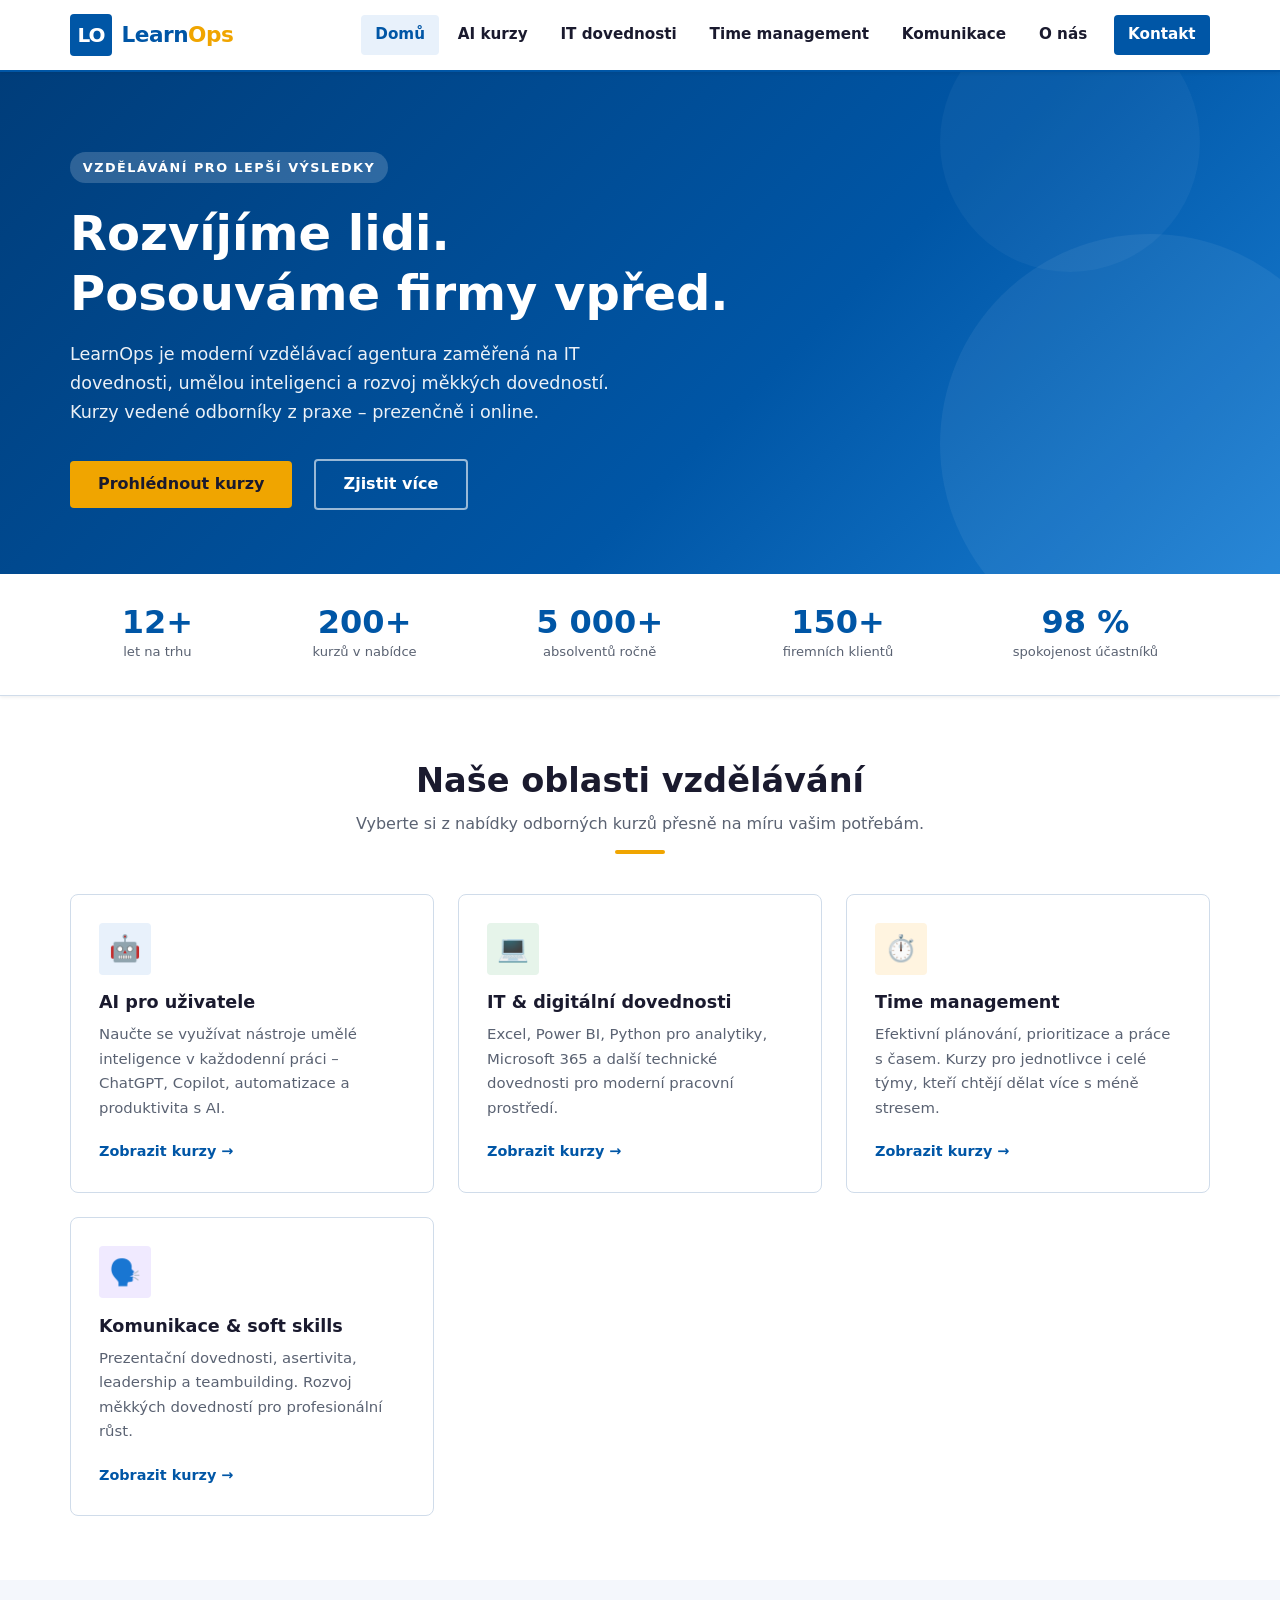
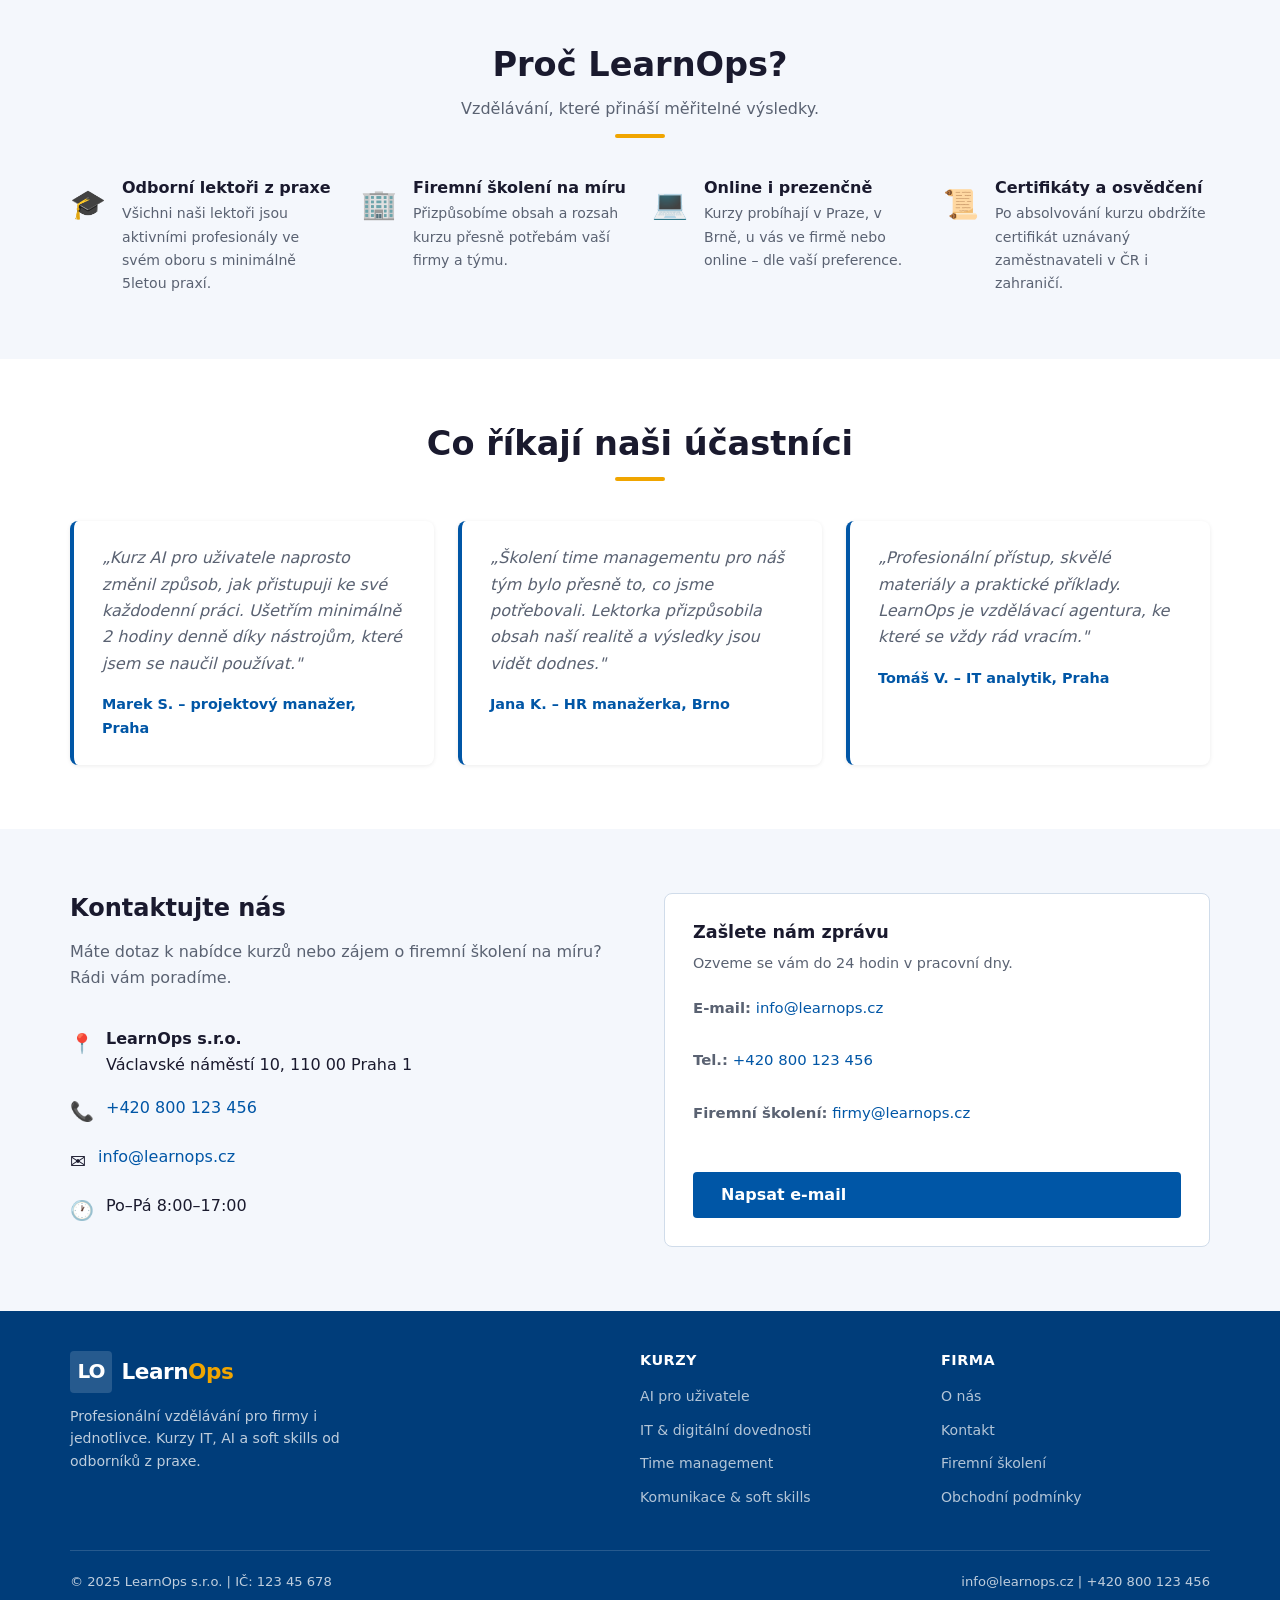
<file: index.html>
<!DOCTYPE html>
<html lang="cs">
<head>
  <meta charset="UTF-8" />
  <meta name="viewport" content="width=device-width, initial-scale=1.0" />
  <meta name="description" content="LearnOps – profesionální vzdělávací agentura. Kurzy IT, AI, soft skills a time managementu pro firmy i jednotlivce." />
  <meta property="og:type" content="website" />
  <meta property="og:url" content="https://vejborny.github.io/LearnOps/" />
  <meta property="og:title" content="LearnOps – Vzdělávací agentura" />
  <meta property="og:description" content="Profesionální vzdělávací agentura. Kurzy IT, AI, soft skills a time managementu pro firmy i jednotlivce." />
  <meta property="og:locale" content="cs_CZ" />
  <meta name="twitter:card" content="summary" />
  <title>LearnOps – Vzdělávací agentura</title>
  <link rel="stylesheet" href="styles.css" />
  <link rel="icon" href="favicon.svg" type="image/svg+xml" />
</head>
<body>

  <!-- ===== HEADER ===== -->
  <header class="site-header">
    <div class="container header-inner">
      <a href="index.html" class="logo">
        <div class="logo__mark">LO</div>
        <span class="logo__text">Learn<span>Ops</span></span>
      </a>
      <input type="checkbox" id="nav-toggle" class="nav-toggle__input" />
      <label for="nav-toggle" class="nav-toggle__label" aria-label="Navigační menu">
        <span></span><span></span><span></span>
      </label>
      <nav class="site-nav" aria-label="Hlavní navigace">
        <ul>
          <li><a href="index.html" class="active">Domů</a></li>
          <li><a href="course-1.html">AI kurzy</a></li>
          <li><a href="course-3.html">IT dovednosti</a></li>
          <li><a href="course-2.html">Time management</a></li>
          <li><a href="course-4.html">Komunikace</a></li>
          <li><a href="#o-nas">O nás</a></li>
          <li><a href="#kontakt" class="nav-cta">Kontakt</a></li>
        </ul>
      </nav>
    </div>
  </header>

  <main>

    <!-- ===== HERO ===== -->
    <section class="hero">
      <div class="container">
        <div class="hero__content">
          <span class="hero__eyebrow">Vzdělávání pro lepší výsledky</span>
          <h1>Rozvíjíme lidi.<br>Posouváme firmy vpřed.</h1>
          <p>
            LearnOps je moderní vzdělávací agentura zaměřená na IT dovednosti, umělou inteligenci
            a rozvoj měkkých dovedností. Kurzy vedené odborníky z praxe – prezenčně i online.
          </p>
          <a href="course-1.html" class="btn btn--primary">Prohlédnout kurzy</a>
          <a href="#o-nas" class="btn btn--outline">Zjistit více</a>
        </div>
      </div>
    </section>

    <!-- ===== STATS BAR ===== -->
    <div class="stats-bar">
      <div class="container">
        <div class="stats-bar__grid">
          <div class="stat">
            <div class="stat__number">12+</div>
            <div class="stat__label">let na trhu</div>
          </div>
          <div class="stat">
            <div class="stat__number">200+</div>
            <div class="stat__label">kurzů v nabídce</div>
          </div>
          <div class="stat">
            <div class="stat__number">5 000+</div>
            <div class="stat__label">absolventů ročně</div>
          </div>
          <div class="stat">
            <div class="stat__number">150+</div>
            <div class="stat__label">firemních klientů</div>
          </div>
          <div class="stat">
            <div class="stat__number">98 %</div>
            <div class="stat__label">spokojenost účastníků</div>
          </div>
        </div>
      </div>
    </div>

    <!-- ===== CATEGORIES ===== -->
    <section class="section" id="kurzy">
      <div class="container">
        <div class="section-heading">
          <h2>Naše oblasti vzdělávání</h2>
          <p>Vyberte si z nabídky odborných kurzů přesně na míru vašim potřebám.</p>
          <div class="section-heading__line"></div>
        </div>
        <div class="cards-grid">

          <article class="card">
            <div class="card__icon"><span aria-hidden="true">🤖</span></div>
            <h3>AI pro uživatele</h3>
            <p>
              Naučte se využívat nástroje umělé inteligence v každodenní práci –
              ChatGPT, Copilot, automatizace a produktivita s AI.
            </p>
            <a href="course-1.html" class="card__link">Zobrazit kurzy →</a>
          </article>

          <article class="card">
            <div class="card__icon card__icon--green"><span aria-hidden="true">💻</span></div>
            <h3>IT &amp; digitální dovednosti</h3>
            <p>
              Excel, Power BI, Python pro analytiky, Microsoft 365 a další
              technické dovednosti pro moderní pracovní prostředí.
            </p>
            <a href="course-3.html" class="card__link">Zobrazit kurzy →</a>
          </article>

          <article class="card">
            <div class="card__icon card__icon--orange"><span aria-hidden="true">⏱️</span></div>
            <h3>Time management</h3>
            <p>
              Efektivní plánování, prioritizace a práce s časem. Kurzy pro
              jednotlivce i celé týmy, kteří chtějí dělat více s méně stresem.
            </p>
            <a href="course-2.html" class="card__link">Zobrazit kurzy →</a>
          </article>

          <article class="card">
            <div class="card__icon card__icon--purple"><span aria-hidden="true">🗣️</span></div>
            <h3>Komunikace &amp; soft skills</h3>
            <p>
              Prezentační dovednosti, asertivita, leadership a teambuilding.
              Rozvoj měkkých dovedností pro profesionální růst.
            </p>
            <a href="course-4.html" class="card__link">Zobrazit kurzy →</a>
          </article>

        </div>
      </div>
    </section>

    <!-- ===== USPs ===== -->
    <section class="section section--alt" id="o-nas">
      <div class="container">
        <div class="section-heading">
          <h2>Proč LearnOps?</h2>
          <p>Vzdělávání, které přináší měřitelné výsledky.</p>
          <div class="section-heading__line"></div>
        </div>
        <div class="usp-grid">
          <div class="usp-item">
            <div class="usp-item__icon"><span aria-hidden="true">🎓</span></div>
            <div>
              <h3>Odborní lektoři z praxe</h3>
              <p>Všichni naši lektoři jsou aktivními profesionály ve svém oboru s minimálně 5letou praxí.</p>
            </div>
          </div>
          <div class="usp-item">
            <div class="usp-item__icon"><span aria-hidden="true">🏢</span></div>
            <div>
              <h3>Firemní školení na míru</h3>
              <p>Přizpůsobíme obsah a rozsah kurzu přesně potřebám vaší firmy a týmu.</p>
            </div>
          </div>
          <div class="usp-item">
            <div class="usp-item__icon"><span aria-hidden="true">💻</span></div>
            <div>
              <h3>Online i prezenčně</h3>
              <p>Kurzy probíhají v Praze, v Brně, u vás ve firmě nebo online – dle vaší preference.</p>
            </div>
          </div>
          <div class="usp-item">
            <div class="usp-item__icon"><span aria-hidden="true">📜</span></div>
            <div>
              <h3>Certifikáty a osvědčení</h3>
              <p>Po absolvování kurzu obdržíte certifikát uznávaný zaměstnavateli v ČR i zahraničí.</p>
            </div>
          </div>
        </div>
      </div>
    </section>

    <!-- ===== TESTIMONIALS ===== -->
    <section class="section">
      <div class="container">
        <div class="section-heading">
          <h2>Co říkají naši účastníci</h2>
          <div class="section-heading__line"></div>
        </div>
        <div class="testimonial-grid">
          <div class="testimonial">
            <p>„Kurz AI pro uživatele naprosto změnil způsob, jak přistupuji ke své každodenní práci.
              Ušetřím minimálně 2 hodiny denně díky nástrojům, které jsem se naučil používat."</p>
            <div class="testimonial__author">Marek S. – projektový manažer, Praha</div>
          </div>
          <div class="testimonial">
            <p>„Školení time managementu pro náš tým bylo přesně to, co jsme potřebovali.
              Lektorka přizpůsobila obsah naší realitě a výsledky jsou vidět dodnes."</p>
            <div class="testimonial__author">Jana K. – HR manažerka, Brno</div>
          </div>
          <div class="testimonial">
            <p>„Profesionální přístup, skvělé materiály a praktické příklady. LearnOps je
              vzdělávací agentura, ke které se vždy rád vracím."</p>
            <div class="testimonial__author">Tomáš V. – IT analytik, Praha</div>
          </div>
        </div>
      </div>
    </section>

    <!-- ===== CONTACT ===== -->
    <section class="section section--alt" id="kontakt">
      <div class="container">
        <div class="contact-grid">
          <div class="contact-info">
            <h2>Kontaktujte nás</h2>
            <p>Máte dotaz k nabídce kurzů nebo zájem o firemní školení na míru? Rádi vám poradíme.</p>
            <br />
            <div class="contact-info__item">
              <span class="icon"><span aria-hidden="true">📍</span></span>
              <div>
                <strong>LearnOps s.r.o.</strong><br />
                Václavské náměstí 10, 110 00 Praha 1
              </div>
            </div>
            <div class="contact-info__item">
              <span class="icon"><span aria-hidden="true">📞</span></span>
              <div>
                <a href="tel:+420800123456">+420 800 123 456</a>
              </div>
            </div>
            <div class="contact-info__item">
              <span class="icon"><span aria-hidden="true">✉️</span></span>
              <div>
                <a href="mailto:info@learnops.cz">info@learnops.cz</a>
              </div>
            </div>
            <div class="contact-info__item">
              <span class="icon"><span aria-hidden="true">🕐</span></span>
              <div>Po–Pá 8:00–17:00</div>
            </div>
          </div>
          <div>
            <div class="card" style="height: 100%;">
              <h3>Zašlete nám zprávu</h3>
              <p style="font-size:.9rem; color:var(--color-text-muted); margin-bottom:1.25rem;">
                Ozveme se vám do 24 hodin v pracovní dny.
              </p>
              <p><strong>E-mail:</strong> <a href="mailto:info@learnops.cz">info@learnops.cz</a></p>
              <p style="margin-top:.5rem;"><strong>Tel.:</strong> <a href="tel:+420800123456">+420 800 123 456</a></p>
              <p style="margin-top:.5rem;"><strong>Firemní školení:</strong> <a href="mailto:firmy@learnops.cz">firmy@learnops.cz</a></p>
              <br />
              <a href="mailto:info@learnops.cz" class="btn btn--blue">Napsat e-mail</a>
            </div>
          </div>
        </div>
      </div>
    </section>

  </main>

  <!-- ===== FOOTER ===== -->
  <footer class="site-footer">
    <div class="container">
      <div class="footer-grid">
        <div class="footer-brand">
          <a href="index.html" class="logo">
            <div class="logo__mark">LO</div>
            <span class="logo__text">Learn<span>Ops</span></span>
          </a>
          <p>Profesionální vzdělávání pro firmy i jednotlivce. Kurzy IT, AI a soft skills od odborníků z praxe.</p>
        </div>
        <div class="footer-col">
          <h4>Kurzy</h4>
          <ul>
            <li><a href="course-1.html">AI pro uživatele</a></li>
            <li><a href="course-3.html">IT &amp; digitální dovednosti</a></li>
            <li><a href="course-2.html">Time management</a></li>
            <li><a href="course-4.html">Komunikace &amp; soft skills</a></li>
          </ul>
        </div>
        <div class="footer-col">
          <h4>Firma</h4>
          <ul>
            <li><a href="#o-nas">O nás</a></li>
            <li><a href="#kontakt">Kontakt</a></li>
            <li><a href="firemni-skoleni.html">Firemní školení</a></li>
            <li><a href="obchodni-podminky.html">Obchodní podmínky</a></li>
          </ul>
        </div>
      </div>
      <div class="footer-bottom">
        <span>© 2025 LearnOps s.r.o. | IČ: 123 45 678</span>
        <span>info@learnops.cz | +420 800 123 456</span>
      </div>
    </div>
  </footer>

  <a href="#" class="back-to-top" id="back-to-top" aria-label="Zpět nahoru">↑</a>
  <script>
    (function(){
      var btn=document.getElementById('back-to-top');
      window.addEventListener('scroll',function(){ btn.classList.toggle('visible',scrollY>400); },{passive:true});
    })();
  </script>
</body>
</html>
</file>
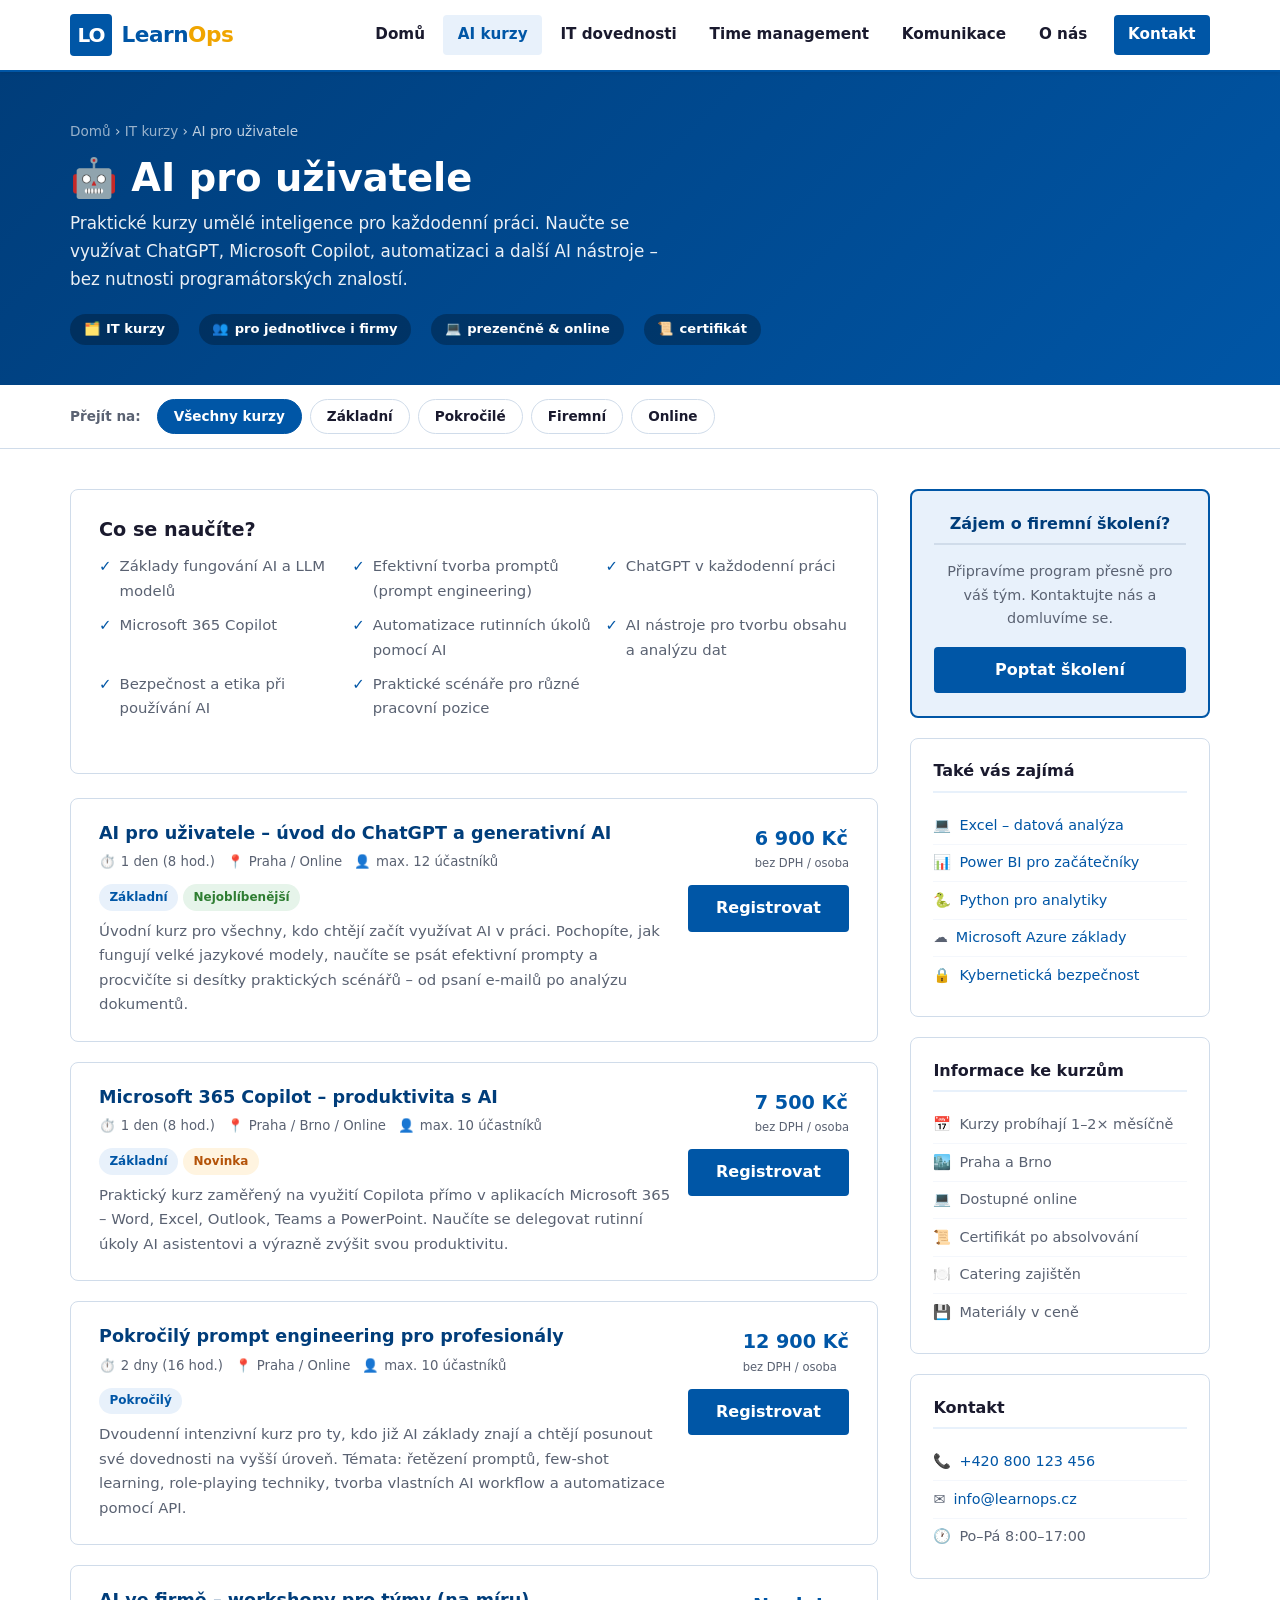
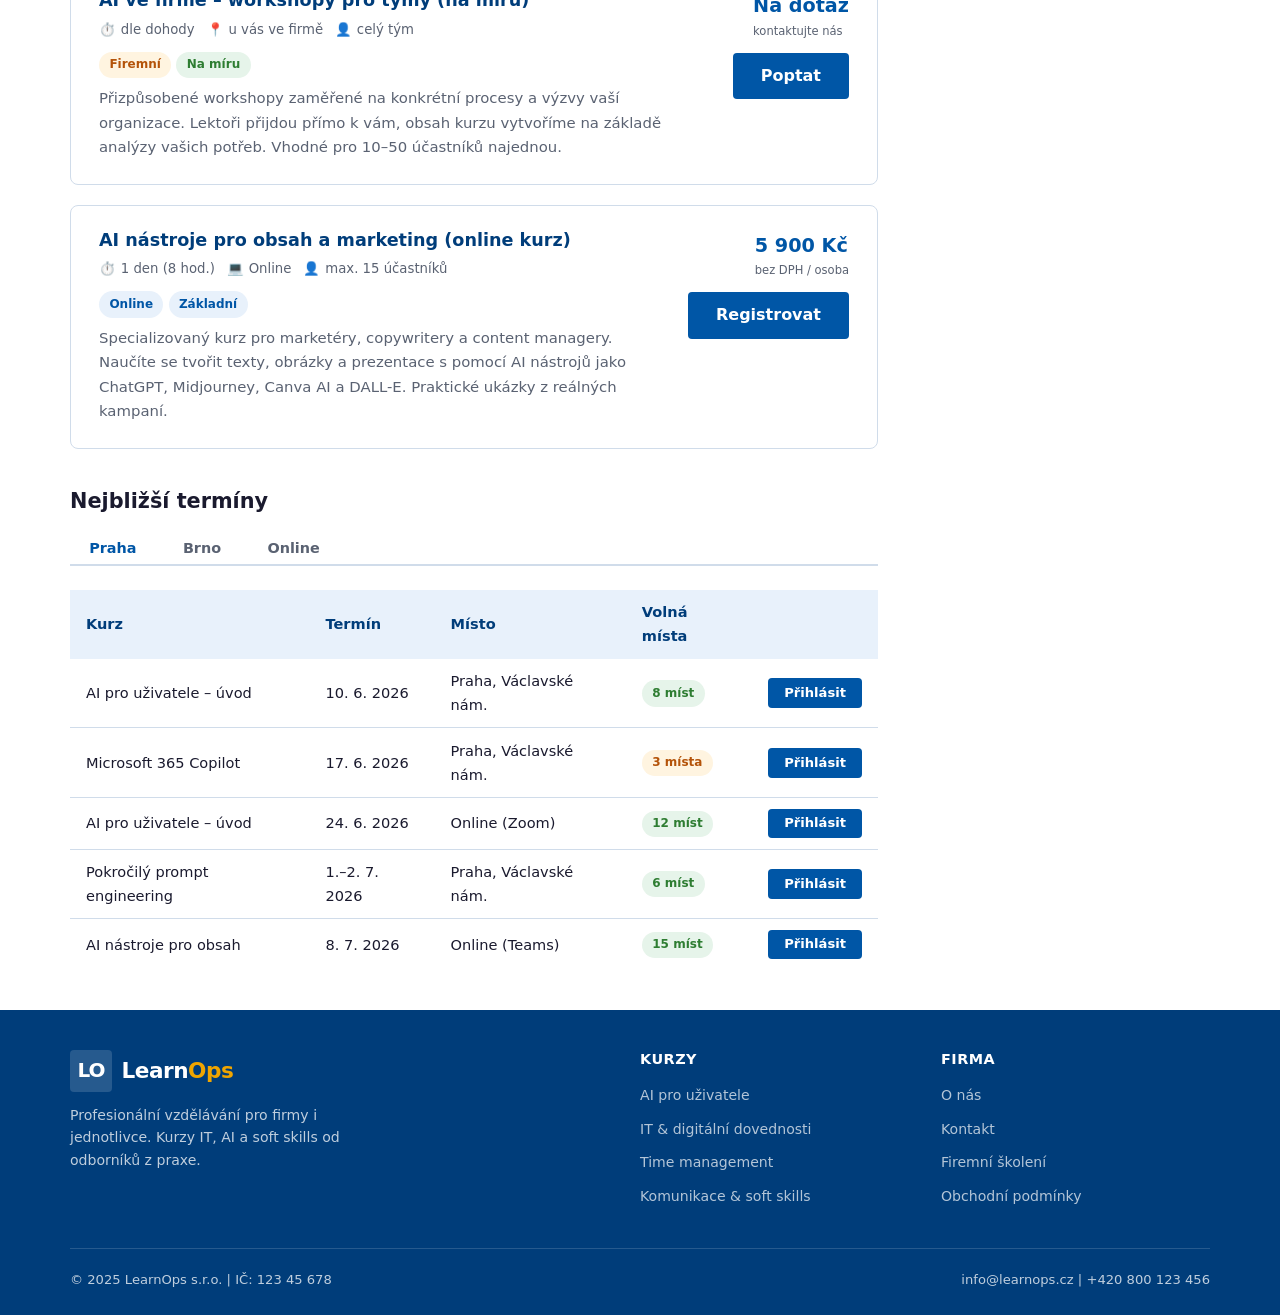
<file: course-1.html>
<!DOCTYPE html>
<html lang="cs">
<head>
  <meta charset="UTF-8" />
  <meta name="viewport" content="width=device-width, initial-scale=1.0" />
  <meta name="description" content="Kurzy AI pro uživatele – naučte se využívat umělou inteligenci v praxi. ChatGPT, Copilot, automatizace. LearnOps vzdělávací agentura." />
  <meta property="og:type" content="website" />
  <meta property="og:url" content="https://vejborny.github.io/LearnOps/course-1.html" />
  <meta property="og:title" content="AI pro uživatele – IT kurzy | LearnOps" />
  <meta property="og:description" content="Praktické kurzy AI pro každodenní práci. ChatGPT, Copilot, automatizace. LearnOps vzdělávací agentura." />
  <meta property="og:locale" content="cs_CZ" />
  <meta name="twitter:card" content="summary" />
  <title>AI pro uživatele – IT kurzy | LearnOps</title>
  <link rel="stylesheet" href="styles.css" />
  <link rel="icon" href="favicon.svg" type="image/svg+xml" />
</head>
<body>

  <!-- ===== HEADER ===== -->
  <header class="site-header">
    <div class="container header-inner">
      <a href="index.html" class="logo">
        <div class="logo__mark">LO</div>
        <span class="logo__text">Learn<span>Ops</span></span>
      </a>
      <input type="checkbox" id="nav-toggle" class="nav-toggle__input" />
      <label for="nav-toggle" class="nav-toggle__label" aria-label="Navigační menu">
        <span></span><span></span><span></span>
      </label>
      <nav class="site-nav" aria-label="Hlavní navigace">
        <ul>
          <li><a href="index.html">Domů</a></li>
          <li><a href="course-1.html" class="active">AI kurzy</a></li>
          <li><a href="course-3.html">IT dovednosti</a></li>
          <li><a href="course-2.html">Time management</a></li>
          <li><a href="course-4.html">Komunikace</a></li>
          <li><a href="index.html#o-nas">O nás</a></li>
          <li><a href="index.html#kontakt" class="nav-cta">Kontakt</a></li>
        </ul>
      </nav>
    </div>
  </header>

  <main>

    <!-- ===== PAGE HEADER ===== -->
    <div class="page-header">
      <div class="container">
        <div class="page-header__breadcrumb">
          <a href="index.html">Domů</a> › <a href="course-1.html">IT kurzy</a> › AI pro uživatele
        </div>
        <h1><span aria-hidden="true">🤖</span> AI pro uživatele</h1>
        <p>
          Praktické kurzy umělé inteligence pro každodenní práci. Naučte se využívat
          ChatGPT, Microsoft Copilot, automatizaci a další AI nástroje – bez nutnosti
          programátorských znalostí.
        </p>
        <div class="page-header__meta">
          <span class="badge"><span aria-hidden="true">🗂️</span> IT kurzy</span>
          <span class="badge"><span aria-hidden="true">👥</span> pro jednotlivce i firmy</span>
          <span class="badge"><span aria-hidden="true">💻</span> prezenčně &amp; online</span>
          <span class="badge"><span aria-hidden="true">📜</span> certifikát</span>
        </div>
      </div>
    </div>

    <!-- ===== FILTER BAR ===== -->
    <nav class="filter-bar" aria-label="Přejít na sekci kurzů">
      <div class="container filter-bar__inner">
        <span class="filter-label">Přejít na:</span>
        <a href="#vsechny" class="filter-btn active">Všechny kurzy</a>
        <a href="#zakladni" class="filter-btn">Základní</a>
        <a href="#pokrocile" class="filter-btn">Pokročilé</a>
        <a href="#firemni" class="filter-btn">Firemní</a>
        <a href="#online" class="filter-btn">Online</a>
      </div>
    </nav>

    <!-- ===== MAIN CONTENT ===== -->
    <div class="container">
      <div class="course-layout" id="vsechny">

        <!-- Course list -->
        <section aria-label="Seznam kurzů">

          <!-- Intro / objectives -->
          <div class="card" style="margin-bottom: 1.5rem;">
            <h2 style="font-size:1.2rem; margin-bottom:.75rem;">Co se naučíte?</h2>
            <ul class="objectives-list">
              <li>Základy fungování AI a LLM modelů</li>
              <li>Efektivní tvorba promptů (prompt engineering)</li>
              <li>ChatGPT v každodenní práci</li>
              <li>Microsoft 365 Copilot</li>
              <li>Automatizace rutinních úkolů pomocí AI</li>
              <li>AI nástroje pro tvorbu obsahu a analýzu dat</li>
              <li>Bezpečnost a etika při používání AI</li>
              <li>Praktické scénáře pro různé pracovní pozice</li>
            </ul>
          </div>

          <div class="course-list" id="zakladni">

            <!-- Course 1 -->
            <article class="course-card">
              <div class="course-card__body">
                <h3>AI pro uživatele – úvod do ChatGPT a generativní AI</h3>
                <div class="course-card__meta">
                  <span><span aria-hidden="true">⏱️</span> 1 den (8 hod.)</span>
                  <span><span aria-hidden="true">📍</span> Praha / Online</span>
                  <span><span aria-hidden="true">👤</span> max. 12 účastníků</span>
                </div>
                <div style="margin-bottom:.5rem;">
                  <span class="tag tag--blue">Základní</span>
                  <span class="tag tag--green">Nejoblíbenější</span>
                </div>
                <p class="course-card__desc">
                  Úvodní kurz pro všechny, kdo chtějí začít využívat AI v práci. Pochopíte,
                  jak fungují velké jazykové modely, naučíte se psát efektivní prompty a
                  procvičíte si desítky praktických scénářů – od psaní e-mailů po analýzu dokumentů.
                </p>
              </div>
              <div class="course-card__aside">
                <div class="course-card__price">
                  6 900 Kč
                  <small>bez DPH / osoba</small>
                </div>
                <a href="index.html#kontakt" class="btn btn--blue">Registrovat</a>
              </div>
            </article>

            <!-- Course 2 -->
            <article class="course-card">
              <div class="course-card__body">
                <h3>Microsoft 365 Copilot – produktivita s AI</h3>
                <div class="course-card__meta">
                  <span><span aria-hidden="true">⏱️</span> 1 den (8 hod.)</span>
                  <span><span aria-hidden="true">📍</span> Praha / Brno / Online</span>
                  <span><span aria-hidden="true">👤</span> max. 10 účastníků</span>
                </div>
                <div style="margin-bottom:.5rem;">
                  <span class="tag tag--blue">Základní</span>
                  <span class="tag tag--orange">Novinka</span>
                </div>
                <p class="course-card__desc">
                  Praktický kurz zaměřený na využití Copilota přímo v aplikacích Microsoft 365 –
                  Word, Excel, Outlook, Teams a PowerPoint. Naučíte se delegovat rutinní úkoly
                  AI asistentovi a výrazně zvýšit svou produktivitu.
                </p>
              </div>
              <div class="course-card__aside">
                <div class="course-card__price">
                  7 500 Kč
                  <small>bez DPH / osoba</small>
                </div>
                <a href="index.html#kontakt" class="btn btn--blue">Registrovat</a>
              </div>
            </article>

            <!-- Course 3 -->
            <article class="course-card" id="pokrocile">
              <div class="course-card__body">
                <h3>Pokročilý prompt engineering pro profesionály</h3>
                <div class="course-card__meta">
                  <span><span aria-hidden="true">⏱️</span> 2 dny (16 hod.)</span>
                  <span><span aria-hidden="true">📍</span> Praha / Online</span>
                  <span><span aria-hidden="true">👤</span> max. 10 účastníků</span>
                </div>
                <div style="margin-bottom:.5rem;">
                  <span class="tag tag--blue">Pokročilý</span>
                </div>
                <p class="course-card__desc">
                  Dvoudenní intenzivní kurz pro ty, kdo již AI základy znají a chtějí posunout
                  své dovednosti na vyšší úroveň. Témata: řetězení promptů, few-shot learning,
                  role-playing techniky, tvorba vlastních AI workflow a automatizace pomocí API.
                </p>
              </div>
              <div class="course-card__aside">
                <div class="course-card__price">
                  12 900 Kč
                  <small>bez DPH / osoba</small>
                </div>
                <a href="index.html#kontakt" class="btn btn--blue">Registrovat</a>
              </div>
            </article>

            <!-- Course 4 -->
            <article class="course-card" id="firemni">
              <div class="course-card__body">
                <h3>AI ve firmě – workshopy pro týmy (na míru)</h3>
                <div class="course-card__meta">
                  <span><span aria-hidden="true">⏱️</span> dle dohody</span>
                  <span><span aria-hidden="true">📍</span> u vás ve firmě</span>
                  <span><span aria-hidden="true">👤</span> celý tým</span>
                </div>
                <div style="margin-bottom:.5rem;">
                  <span class="tag tag--orange">Firemní</span>
                  <span class="tag tag--green">Na míru</span>
                </div>
                <p class="course-card__desc">
                  Přizpůsobené workshopy zaměřené na konkrétní procesy a výzvy vaší organizace.
                  Lektoři přijdou přímo k vám, obsah kurzu vytvoříme na základě analýzy vašich
                  potřeb. Vhodné pro 10–50 účastníků najednou.
                </p>
              </div>
              <div class="course-card__aside">
                <div class="course-card__price">
                  Na dotaz
                  <small>kontaktujte nás</small>
                </div>
                <a href="index.html#kontakt" class="btn btn--blue">Poptat</a>
              </div>
            </article>

            <!-- Course 5 -->
            <article class="course-card" id="online">
              <div class="course-card__body">
                <h3>AI nástroje pro obsah a marketing (online kurz)</h3>
                <div class="course-card__meta">
                  <span><span aria-hidden="true">⏱️</span> 1 den (8 hod.)</span>
                  <span><span aria-hidden="true">💻</span> Online</span>
                  <span><span aria-hidden="true">👤</span> max. 15 účastníků</span>
                </div>
                <div style="margin-bottom:.5rem;">
                  <span class="tag tag--blue">Online</span>
                  <span class="tag tag--blue">Základní</span>
                </div>
                <p class="course-card__desc">
                  Specializovaný kurz pro marketéry, copywritery a content managery. Naučíte se
                  tvořit texty, obrázky a prezentace s pomocí AI nástrojů jako ChatGPT, Midjourney,
                  Canva AI a DALL-E. Praktické ukázky z reálných kampaní.
                </p>
              </div>
              <div class="course-card__aside">
                <div class="course-card__price">
                  5 900 Kč
                  <small>bez DPH / osoba</small>
                </div>
                <a href="index.html#kontakt" class="btn btn--blue">Registrovat</a>
              </div>
            </article>

          </div><!-- /.course-list -->

          <!-- Upcoming dates -->
          <section style="margin-top: 2.5rem;">
            <h2 style="font-size:1.3rem; margin-bottom:1rem;">Nejbližší termíny</h2>
            <div class="detail-tabs">
              <button class="detail-tab active" data-tab="Praha">Praha</button>
              <button class="detail-tab" data-tab="Brno">Brno</button>
              <button class="detail-tab" data-tab="Online">Online</button>
            </div>
            <table class="dates-table">
              <caption class="sr-only">Nejbližší termíny kurzů AI pro uživatele</caption>
              <thead>
                <tr>
                  <th>Kurz</th>
                  <th>Termín</th>
                  <th>Místo</th>
                  <th>Volná místa</th>
                  <th></th>
                </tr>
              </thead>
              <tbody>
                <tr data-location="Praha">
                  <td>AI pro uživatele – úvod</td>
                  <td>10. 6. 2026</td>
                  <td>Praha, Václavské nám.</td>
                  <td><span class="tag tag--green">8 míst</span></td>
                  <td><a href="index.html#kontakt" class="btn btn--blue btn--sm">Přihlásit</a></td>
                </tr>
                <tr data-location="Praha">
                  <td>Microsoft 365 Copilot</td>
                  <td>17. 6. 2026</td>
                  <td>Praha, Václavské nám.</td>
                  <td><span class="tag tag--orange">3 místa</span></td>
                  <td><a href="index.html#kontakt" class="btn btn--blue btn--sm">Přihlásit</a></td>
                </tr>
                <tr data-location="Online">
                  <td>AI pro uživatele – úvod</td>
                  <td>24. 6. 2026</td>
                  <td>Online (Zoom)</td>
                  <td><span class="tag tag--green">12 míst</span></td>
                  <td><a href="index.html#kontakt" class="btn btn--blue btn--sm">Přihlásit</a></td>
                </tr>
                <tr data-location="Praha">
                  <td>Pokročilý prompt engineering</td>
                  <td>1.–2. 7. 2026</td>
                  <td>Praha, Václavské nám.</td>
                  <td><span class="tag tag--green">6 míst</span></td>
                  <td><a href="index.html#kontakt" class="btn btn--blue btn--sm">Přihlásit</a></td>
                </tr>
                <tr data-location="Online">
                  <td>AI nástroje pro obsah</td>
                  <td>8. 7. 2026</td>
                  <td>Online (Teams)</td>
                  <td><span class="tag tag--green">15 míst</span></td>
                  <td><a href="index.html#kontakt" class="btn btn--blue btn--sm">Přihlásit</a></td>
                </tr>
              </tbody>
            </table>
          </section>

        </section><!-- /.course-list container -->

        <!-- Sidebar -->
        <aside class="sidebar" aria-label="Postranní panel">

          <div class="sidebar-box sidebar-box--cta">
            <h3>Zájem o firemní školení?</h3>
            <p>Připravíme program přesně pro váš tým. Kontaktujte nás a domluvíme se.</p>
            <a href="index.html#kontakt" class="btn">Poptat školení</a>
          </div>

          <div class="sidebar-box">
            <h3>Také vás zajímá</h3>
            <ul>
              <li><span aria-hidden="true">💻</span> <a href="course-3.html">Excel – datová analýza</a></li>
              <li><span aria-hidden="true">📊</span> <a href="course-3.html">Power BI pro začátečníky</a></li>
              <li><span aria-hidden="true">🐍</span> <a href="course-3.html">Python pro analytiky</a></li>
              <li><span aria-hidden="true">☁️</span> <a href="course-3.html">Microsoft Azure základy</a></li>
              <li><span aria-hidden="true">🔒</span> <a href="course-3.html">Kybernetická bezpečnost</a></li>
            </ul>
          </div>

          <div class="sidebar-box">
            <h3>Informace ke kurzům</h3>
            <ul>
              <li><span aria-hidden="true">📅</span> Kurzy probíhají 1–2× měsíčně</li>
              <li><span aria-hidden="true">🏙️</span> Praha a Brno</li>
              <li><span aria-hidden="true">💻</span> Dostupné online</li>
              <li><span aria-hidden="true">📜</span> Certifikát po absolvování</li>
              <li><span aria-hidden="true">🍽️</span> Catering zajištěn</li>
              <li><span aria-hidden="true">💾</span> Materiály v ceně</li>
            </ul>
          </div>

          <div class="sidebar-box">
            <h3>Kontakt</h3>
            <ul>
              <li><span aria-hidden="true">📞</span> <a href="tel:+420800123456">+420 800 123 456</a></li>
              <li><span aria-hidden="true">✉️</span> <a href="mailto:info@learnops.cz">info@learnops.cz</a></li>
              <li><span aria-hidden="true">🕐</span> Po–Pá 8:00–17:00</li>
            </ul>
          </div>

        </aside>

      </div><!-- /.course-layout -->
    </div><!-- /.container -->

  </main>

  <!-- ===== FOOTER ===== -->
  <footer class="site-footer">
    <div class="container">
      <div class="footer-grid">
        <div class="footer-brand">
          <a href="index.html" class="logo">
            <div class="logo__mark">LO</div>
            <span class="logo__text">Learn<span>Ops</span></span>
          </a>
          <p>Profesionální vzdělávání pro firmy i jednotlivce. Kurzy IT, AI a soft skills od odborníků z praxe.</p>
        </div>
        <div class="footer-col">
          <h4>Kurzy</h4>
          <ul>
            <li><a href="course-1.html">AI pro uživatele</a></li>
            <li><a href="course-3.html">IT &amp; digitální dovednosti</a></li>
            <li><a href="course-2.html">Time management</a></li>
            <li><a href="course-4.html">Komunikace &amp; soft skills</a></li>
          </ul>
        </div>
        <div class="footer-col">
          <h4>Firma</h4>
          <ul>
            <li><a href="index.html#o-nas">O nás</a></li>
            <li><a href="index.html#kontakt">Kontakt</a></li>
            <li><a href="firemni-skoleni.html">Firemní školení</a></li>
            <li><a href="obchodni-podminky.html">Obchodní podmínky</a></li>
          </ul>
        </div>
      </div>
      <div class="footer-bottom">
        <span>© 2025 LearnOps s.r.o. | IČ: 123 45 678</span>
        <span>info@learnops.cz | +420 800 123 456</span>
      </div>
    </div>
  </footer>

  <a href="#" class="back-to-top" id="back-to-top" aria-label="Zpět nahoru">↑</a>
  <script>
    (function(){
      var btn=document.getElementById('back-to-top');
      window.addEventListener('scroll',function(){ btn.classList.toggle('visible',scrollY>400); },{passive:true});
      document.querySelectorAll('.detail-tabs').forEach(function(tabs){
        tabs.addEventListener('click',function(e){
          var btn=e.target.closest('.detail-tab'); if(!btn) return;
          tabs.querySelectorAll('.detail-tab').forEach(function(t){t.classList.remove('active');});
          btn.classList.add('active');
          var loc=btn.dataset.tab;
          tabs.nextElementSibling.querySelectorAll('tbody tr').forEach(function(r){
            r.style.display=r.dataset.location===loc?'':'none';
          });
        });
      });
    })();
  </script>
</body>
</html>
</file>
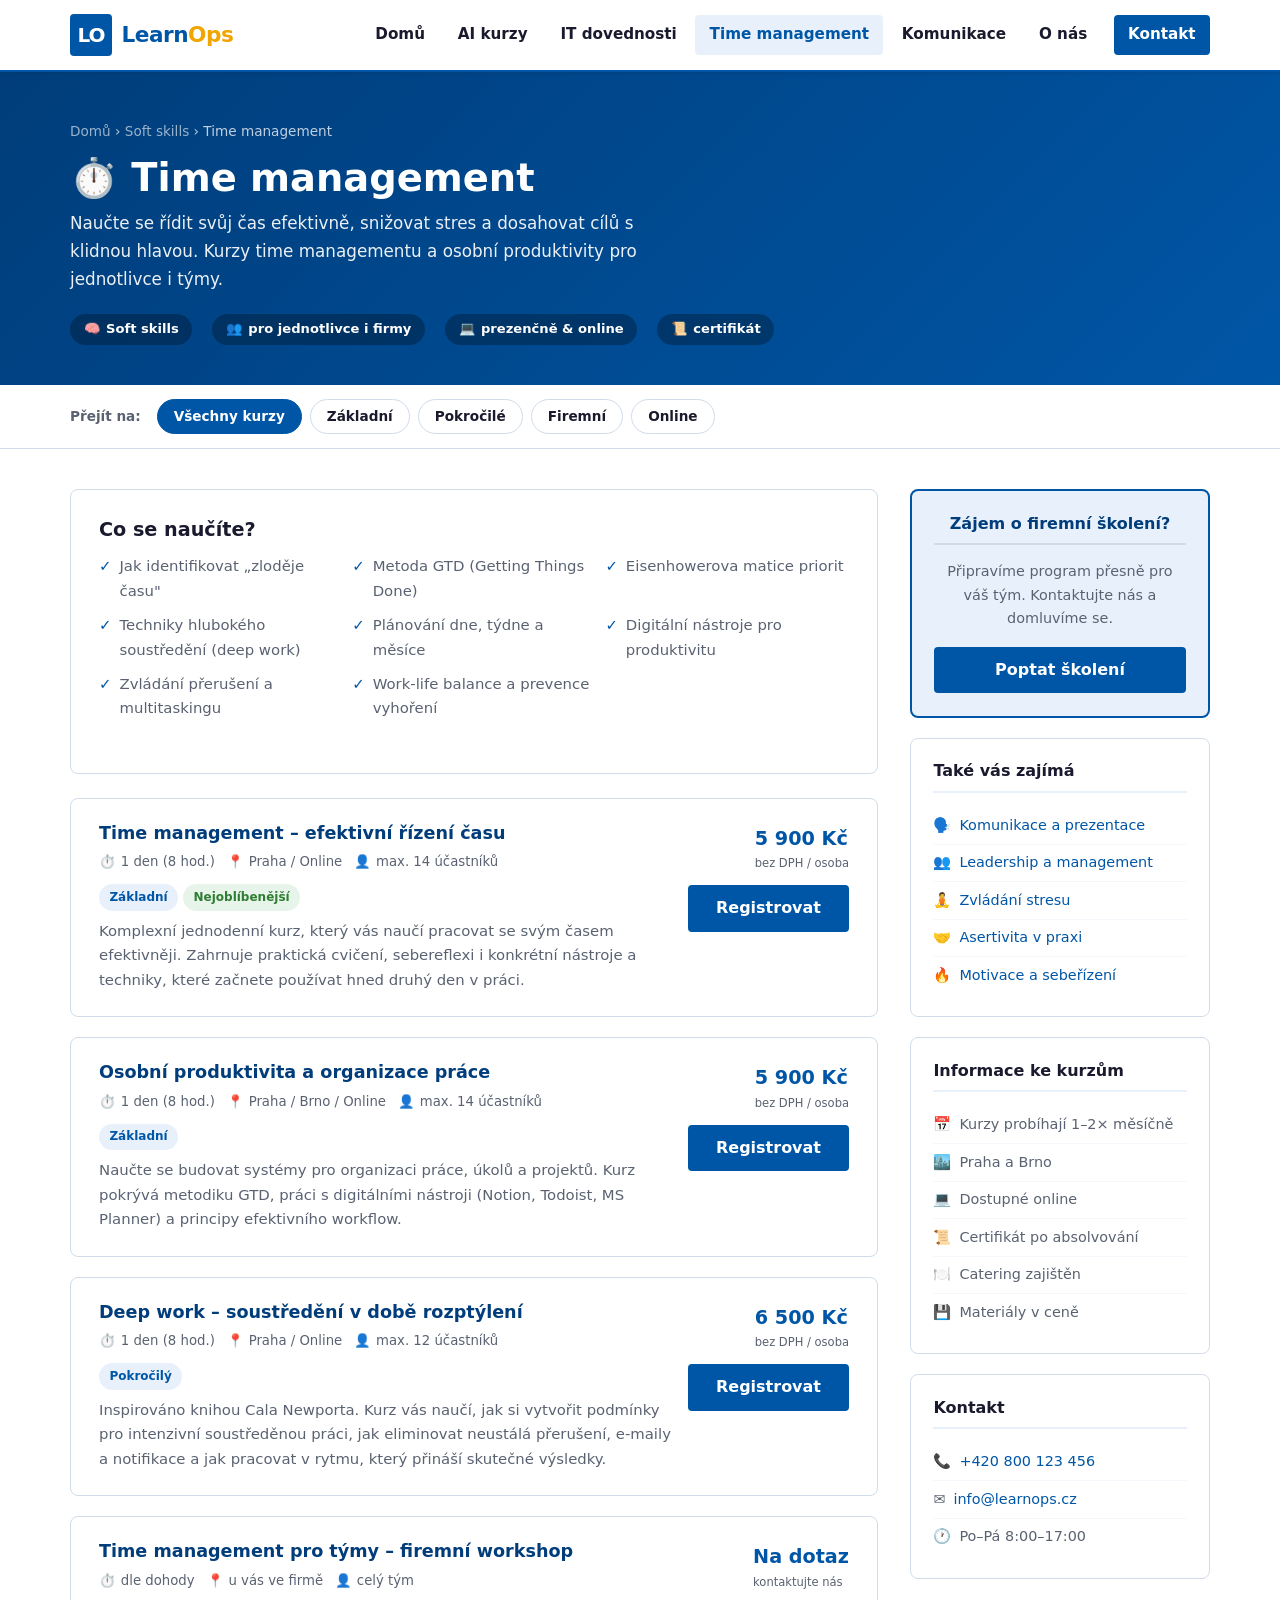
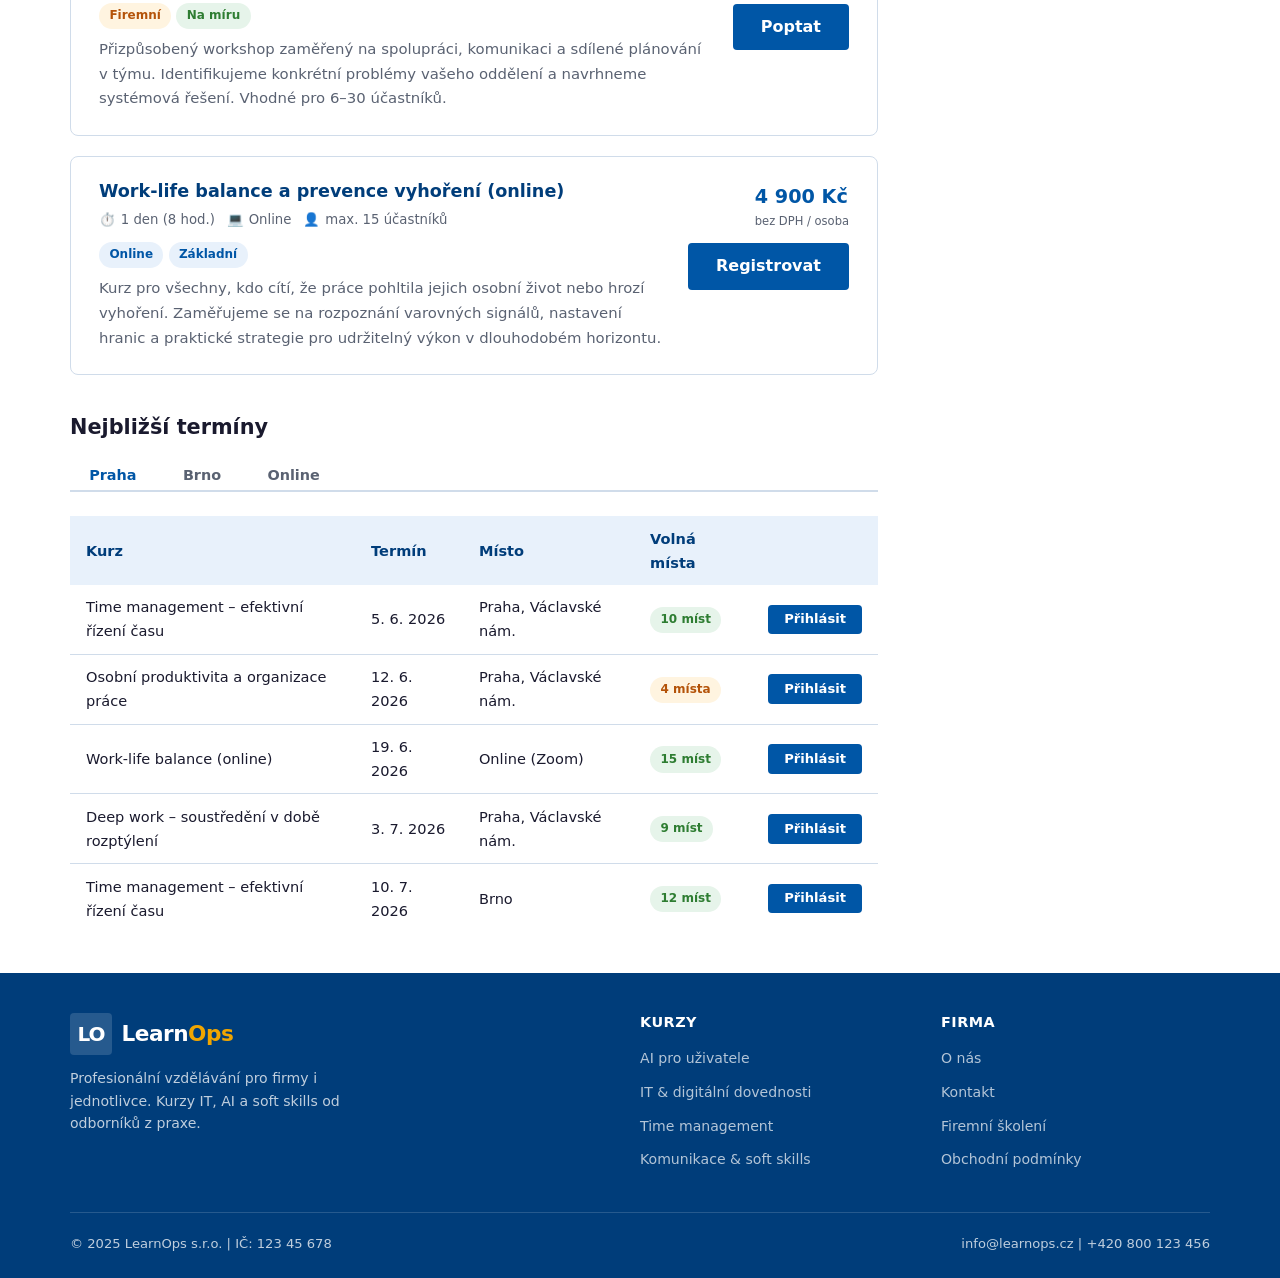
<file: course-2.html>
<!DOCTYPE html>
<html lang="cs">
<head>
  <meta charset="UTF-8" />
  <meta name="viewport" content="width=device-width, initial-scale=1.0" />
  <meta name="description" content="Kurzy time managementu a soft skills – efektivní plánování, prioritizace, práce s časem. LearnOps vzdělávací agentura." />
  <meta property="og:type" content="website" />
  <meta property="og:url" content="https://vejborny.github.io/LearnOps/course-2.html" />
  <meta property="og:title" content="Time management – Soft skills | LearnOps" />
  <meta property="og:description" content="Kurzy time managementu a soft skills – efektivní plánování, prioritizace, práce s časem." />
  <meta property="og:locale" content="cs_CZ" />
  <meta name="twitter:card" content="summary" />
  <title>Time management – Soft skills | LearnOps</title>
  <link rel="stylesheet" href="styles.css" />
  <link rel="icon" href="favicon.svg" type="image/svg+xml" />
</head>
<body>

  <!-- ===== HEADER ===== -->
  <header class="site-header">
    <div class="container header-inner">
      <a href="index.html" class="logo">
        <div class="logo__mark">LO</div>
        <span class="logo__text">Learn<span>Ops</span></span>
      </a>
      <input type="checkbox" id="nav-toggle" class="nav-toggle__input" />
      <label for="nav-toggle" class="nav-toggle__label" aria-label="Navigační menu">
        <span></span><span></span><span></span>
      </label>
      <nav class="site-nav" aria-label="Hlavní navigace">
        <ul>
          <li><a href="index.html">Domů</a></li>
          <li><a href="course-1.html">AI kurzy</a></li>
          <li><a href="course-3.html">IT dovednosti</a></li>
          <li><a href="course-2.html" class="active">Time management</a></li>
          <li><a href="course-4.html">Komunikace</a></li>
          <li><a href="index.html#o-nas">O nás</a></li>
          <li><a href="index.html#kontakt" class="nav-cta">Kontakt</a></li>
        </ul>
      </nav>
    </div>
  </header>

  <main>

    <!-- ===== PAGE HEADER ===== -->
    <div class="page-header">
      <div class="container">
        <div class="page-header__breadcrumb">
          <a href="index.html">Domů</a> › <a href="course-2.html">Soft skills</a> › Time management
        </div>
        <h1><span aria-hidden="true">⏱️</span> Time management</h1>
        <p>
          Naučte se řídit svůj čas efektivně, snižovat stres a dosahovat cílů s klidnou hlavou.
          Kurzy time managementu a osobní produktivity pro jednotlivce i týmy.
        </p>
        <div class="page-header__meta">
          <span class="badge"><span aria-hidden="true">🧠</span> Soft skills</span>
          <span class="badge"><span aria-hidden="true">👥</span> pro jednotlivce i firmy</span>
          <span class="badge"><span aria-hidden="true">💻</span> prezenčně &amp; online</span>
          <span class="badge"><span aria-hidden="true">📜</span> certifikát</span>
        </div>
      </div>
    </div>

    <!-- ===== FILTER BAR ===== -->
    <nav class="filter-bar" aria-label="Přejít na sekci kurzů">
      <div class="container filter-bar__inner">
        <span class="filter-label">Přejít na:</span>
        <a href="#vsechny" class="filter-btn active">Všechny kurzy</a>
        <a href="#zakladni" class="filter-btn">Základní</a>
        <a href="#pokrocile" class="filter-btn">Pokročilé</a>
        <a href="#firemni" class="filter-btn">Firemní</a>
        <a href="#online" class="filter-btn">Online</a>
      </div>
    </nav>

    <!-- ===== MAIN CONTENT ===== -->
    <div class="container">
      <div class="course-layout" id="vsechny">

        <!-- Course list -->
        <section aria-label="Seznam kurzů">

          <!-- Intro / objectives -->
          <div class="card" style="margin-bottom: 1.5rem;">
            <h2 style="font-size:1.2rem; margin-bottom:.75rem;">Co se naučíte?</h2>
            <ul class="objectives-list">
              <li>Jak identifikovat „zloděje času"</li>
              <li>Metoda GTD (Getting Things Done)</li>
              <li>Eisenhowerova matice priorit</li>
              <li>Techniky hlubokého soustředění (deep work)</li>
              <li>Plánování dne, týdne a měsíce</li>
              <li>Digitální nástroje pro produktivitu</li>
              <li>Zvládání přerušení a multitaskingu</li>
              <li>Work-life balance a prevence vyhoření</li>
            </ul>
          </div>

          <div class="course-list" id="zakladni">

            <!-- Course 1 -->
            <article class="course-card">
              <div class="course-card__body">
                <h3>Time management – efektivní řízení času</h3>
                <div class="course-card__meta">
                  <span><span aria-hidden="true">⏱️</span> 1 den (8 hod.)</span>
                  <span><span aria-hidden="true">📍</span> Praha / Online</span>
                  <span><span aria-hidden="true">👤</span> max. 14 účastníků</span>
                </div>
                <div style="margin-bottom:.5rem;">
                  <span class="tag tag--blue">Základní</span>
                  <span class="tag tag--green">Nejoblíbenější</span>
                </div>
                <p class="course-card__desc">
                  Komplexní jednodenní kurz, který vás naučí pracovat se svým časem efektivněji.
                  Zahrnuje praktická cvičení, sebereflexi i konkrétní nástroje a techniky, které
                  začnete používat hned druhý den v práci.
                </p>
              </div>
              <div class="course-card__aside">
                <div class="course-card__price">
                  5 900 Kč
                  <small>bez DPH / osoba</small>
                </div>
                <a href="index.html#kontakt" class="btn btn--blue">Registrovat</a>
              </div>
            </article>

            <!-- Course 2 -->
            <article class="course-card">
              <div class="course-card__body">
                <h3>Osobní produktivita a organizace práce</h3>
                <div class="course-card__meta">
                  <span><span aria-hidden="true">⏱️</span> 1 den (8 hod.)</span>
                  <span><span aria-hidden="true">📍</span> Praha / Brno / Online</span>
                  <span><span aria-hidden="true">👤</span> max. 14 účastníků</span>
                </div>
                <div style="margin-bottom:.5rem;">
                  <span class="tag tag--blue">Základní</span>
                </div>
                <p class="course-card__desc">
                  Naučte se budovat systémy pro organizaci práce, úkolů a projektů. Kurz pokrývá
                  metodiku GTD, práci s digitálními nástroji (Notion, Todoist, MS Planner) a
                  principy efektivního workflow.
                </p>
              </div>
              <div class="course-card__aside">
                <div class="course-card__price">
                  5 900 Kč
                  <small>bez DPH / osoba</small>
                </div>
                <a href="index.html#kontakt" class="btn btn--blue">Registrovat</a>
              </div>
            </article>

            <!-- Course 3 -->
            <article class="course-card" id="pokrocile">
              <div class="course-card__body">
                <h3>Deep work – soustředění v době rozptýlení</h3>
                <div class="course-card__meta">
                  <span><span aria-hidden="true">⏱️</span> 1 den (8 hod.)</span>
                  <span><span aria-hidden="true">📍</span> Praha / Online</span>
                  <span><span aria-hidden="true">👤</span> max. 12 účastníků</span>
                </div>
                <div style="margin-bottom:.5rem;">
                  <span class="tag tag--blue">Pokročilý</span>
                </div>
                <p class="course-card__desc">
                  Inspirováno knihou Cala Newporta. Kurz vás naučí, jak si vytvořit podmínky pro
                  intenzivní soustředěnou práci, jak eliminovat neustálá přerušení, e-maily a notifikace
                  a jak pracovat v rytmu, který přináší skutečné výsledky.
                </p>
              </div>
              <div class="course-card__aside">
                <div class="course-card__price">
                  6 500 Kč
                  <small>bez DPH / osoba</small>
                </div>
                <a href="index.html#kontakt" class="btn btn--blue">Registrovat</a>
              </div>
            </article>

            <!-- Course 4 -->
            <article class="course-card" id="firemni">
              <div class="course-card__body">
                <h3>Time management pro týmy – firemní workshop</h3>
                <div class="course-card__meta">
                  <span><span aria-hidden="true">⏱️</span> dle dohody</span>
                  <span><span aria-hidden="true">📍</span> u vás ve firmě</span>
                  <span><span aria-hidden="true">👤</span> celý tým</span>
                </div>
                <div style="margin-bottom:.5rem;">
                  <span class="tag tag--orange">Firemní</span>
                  <span class="tag tag--green">Na míru</span>
                </div>
                <p class="course-card__desc">
                  Přizpůsobený workshop zaměřený na spolupráci, komunikaci a sdílené plánování
                  v týmu. Identifikujeme konkrétní problémy vašeho oddělení a navrhneme systémová
                  řešení. Vhodné pro 6–30 účastníků.
                </p>
              </div>
              <div class="course-card__aside">
                <div class="course-card__price">
                  Na dotaz
                  <small>kontaktujte nás</small>
                </div>
                <a href="index.html#kontakt" class="btn btn--blue">Poptat</a>
              </div>
            </article>

            <!-- Course 5 -->
            <article class="course-card" id="online">
              <div class="course-card__body">
                <h3>Work-life balance a prevence vyhoření (online)</h3>
                <div class="course-card__meta">
                  <span><span aria-hidden="true">⏱️</span> 1 den (8 hod.)</span>
                  <span><span aria-hidden="true">💻</span> Online</span>
                  <span><span aria-hidden="true">👤</span> max. 15 účastníků</span>
                </div>
                <div style="margin-bottom:.5rem;">
                  <span class="tag tag--blue">Online</span>
                  <span class="tag tag--blue">Základní</span>
                </div>
                <p class="course-card__desc">
                  Kurz pro všechny, kdo cítí, že práce pohltila jejich osobní život nebo hrozí
                  vyhoření. Zaměřujeme se na rozpoznání varovných signálů, nastavení hranic a
                  praktické strategie pro udržitelný výkon v dlouhodobém horizontu.
                </p>
              </div>
              <div class="course-card__aside">
                <div class="course-card__price">
                  4 900 Kč
                  <small>bez DPH / osoba</small>
                </div>
                <a href="index.html#kontakt" class="btn btn--blue">Registrovat</a>
              </div>
            </article>

          </div><!-- /.course-list -->

          <!-- Upcoming dates -->
          <section style="margin-top: 2.5rem;">
            <h2 style="font-size:1.3rem; margin-bottom:1rem;">Nejbližší termíny</h2>
            <div class="detail-tabs">
              <button class="detail-tab active" data-tab="Praha">Praha</button>
              <button class="detail-tab" data-tab="Brno">Brno</button>
              <button class="detail-tab" data-tab="Online">Online</button>
            </div>
            <table class="dates-table">
              <caption class="sr-only">Nejbližší termíny kurzů time managementu a soft skills</caption>
              <thead>
                <tr>
                  <th>Kurz</th>
                  <th>Termín</th>
                  <th>Místo</th>
                  <th>Volná místa</th>
                  <th></th>
                </tr>
              </thead>
              <tbody>
                <tr data-location="Praha">
                  <td>Time management – efektivní řízení času</td>
                  <td>5. 6. 2026</td>
                  <td>Praha, Václavské nám.</td>
                  <td><span class="tag tag--green">10 míst</span></td>
                  <td><a href="index.html#kontakt" class="btn btn--blue btn--sm">Přihlásit</a></td>
                </tr>
                <tr data-location="Praha">
                  <td>Osobní produktivita a organizace práce</td>
                  <td>12. 6. 2026</td>
                  <td>Praha, Václavské nám.</td>
                  <td><span class="tag tag--orange">4 místa</span></td>
                  <td><a href="index.html#kontakt" class="btn btn--blue btn--sm">Přihlásit</a></td>
                </tr>
                <tr data-location="Online">
                  <td>Work-life balance (online)</td>
                  <td>19. 6. 2026</td>
                  <td>Online (Zoom)</td>
                  <td><span class="tag tag--green">15 míst</span></td>
                  <td><a href="index.html#kontakt" class="btn btn--blue btn--sm">Přihlásit</a></td>
                </tr>
                <tr data-location="Praha">
                  <td>Deep work – soustředění v době rozptýlení</td>
                  <td>3. 7. 2026</td>
                  <td>Praha, Václavské nám.</td>
                  <td><span class="tag tag--green">9 míst</span></td>
                  <td><a href="index.html#kontakt" class="btn btn--blue btn--sm">Přihlásit</a></td>
                </tr>
                <tr data-location="Brno">
                  <td>Time management – efektivní řízení času</td>
                  <td>10. 7. 2026</td>
                  <td>Brno</td>
                  <td><span class="tag tag--green">12 míst</span></td>
                  <td><a href="index.html#kontakt" class="btn btn--blue btn--sm">Přihlásit</a></td>
                </tr>
              </tbody>
            </table>
          </section>

        </section><!-- /.course list area -->

        <!-- Sidebar -->
        <aside class="sidebar" aria-label="Postranní panel">

          <div class="sidebar-box sidebar-box--cta">
            <h3>Zájem o firemní školení?</h3>
            <p>Připravíme program přesně pro váš tým. Kontaktujte nás a domluvíme se.</p>
            <a href="index.html#kontakt" class="btn">Poptat školení</a>
          </div>

          <div class="sidebar-box">
            <h3>Také vás zajímá</h3>
            <ul>
              <li><span aria-hidden="true">🗣️</span> <a href="course-4.html">Komunikace a prezentace</a></li>
              <li><span aria-hidden="true">👥</span> <a href="course-4.html">Leadership a management</a></li>
              <li><span aria-hidden="true">🧘</span> <a href="course-4.html">Zvládání stresu</a></li>
              <li><span aria-hidden="true">🤝</span> <a href="course-4.html">Asertivita v praxi</a></li>
              <li><span aria-hidden="true">🔥</span> <a href="course-4.html">Motivace a sebeřízení</a></li>
            </ul>
          </div>

          <div class="sidebar-box">
            <h3>Informace ke kurzům</h3>
            <ul>
              <li><span aria-hidden="true">📅</span> Kurzy probíhají 1–2× měsíčně</li>
              <li><span aria-hidden="true">🏙️</span> Praha a Brno</li>
              <li><span aria-hidden="true">💻</span> Dostupné online</li>
              <li><span aria-hidden="true">📜</span> Certifikát po absolvování</li>
              <li><span aria-hidden="true">🍽️</span> Catering zajištěn</li>
              <li><span aria-hidden="true">💾</span> Materiály v ceně</li>
            </ul>
          </div>

          <div class="sidebar-box">
            <h3>Kontakt</h3>
            <ul>
              <li><span aria-hidden="true">📞</span> <a href="tel:+420800123456">+420 800 123 456</a></li>
              <li><span aria-hidden="true">✉️</span> <a href="mailto:info@learnops.cz">info@learnops.cz</a></li>
              <li><span aria-hidden="true">🕐</span> Po–Pá 8:00–17:00</li>
            </ul>
          </div>

        </aside>

      </div><!-- /.course-layout -->
    </div><!-- /.container -->

  </main>

  <!-- ===== FOOTER ===== -->
  <footer class="site-footer">
    <div class="container">
      <div class="footer-grid">
        <div class="footer-brand">
          <a href="index.html" class="logo">
            <div class="logo__mark">LO</div>
            <span class="logo__text">Learn<span>Ops</span></span>
          </a>
          <p>Profesionální vzdělávání pro firmy i jednotlivce. Kurzy IT, AI a soft skills od odborníků z praxe.</p>
        </div>
        <div class="footer-col">
          <h4>Kurzy</h4>
          <ul>
            <li><a href="course-1.html">AI pro uživatele</a></li>
            <li><a href="course-3.html">IT &amp; digitální dovednosti</a></li>
            <li><a href="course-2.html">Time management</a></li>
            <li><a href="course-4.html">Komunikace &amp; soft skills</a></li>
          </ul>
        </div>
        <div class="footer-col">
          <h4>Firma</h4>
          <ul>
            <li><a href="index.html#o-nas">O nás</a></li>
            <li><a href="index.html#kontakt">Kontakt</a></li>
            <li><a href="firemni-skoleni.html">Firemní školení</a></li>
            <li><a href="obchodni-podminky.html">Obchodní podmínky</a></li>
          </ul>
        </div>
      </div>
      <div class="footer-bottom">
        <span>© 2025 LearnOps s.r.o. | IČ: 123 45 678</span>
        <span>info@learnops.cz | +420 800 123 456</span>
      </div>
    </div>
  </footer>

  <a href="#" class="back-to-top" id="back-to-top" aria-label="Zpět nahoru">↑</a>
  <script>
    (function(){
      var btn=document.getElementById('back-to-top');
      window.addEventListener('scroll',function(){ btn.classList.toggle('visible',scrollY>400); },{passive:true});
      document.querySelectorAll('.detail-tabs').forEach(function(tabs){
        tabs.addEventListener('click',function(e){
          var b=e.target.closest('.detail-tab'); if(!b) return;
          tabs.querySelectorAll('.detail-tab').forEach(function(t){t.classList.remove('active');});
          b.classList.add('active');
          var loc=b.dataset.tab;
          tabs.nextElementSibling.querySelectorAll('tbody tr').forEach(function(r){
            r.style.display=r.dataset.location===loc?'':'none';
          });
        });
      });
    })();
  </script>
</body>
</html>
</file>
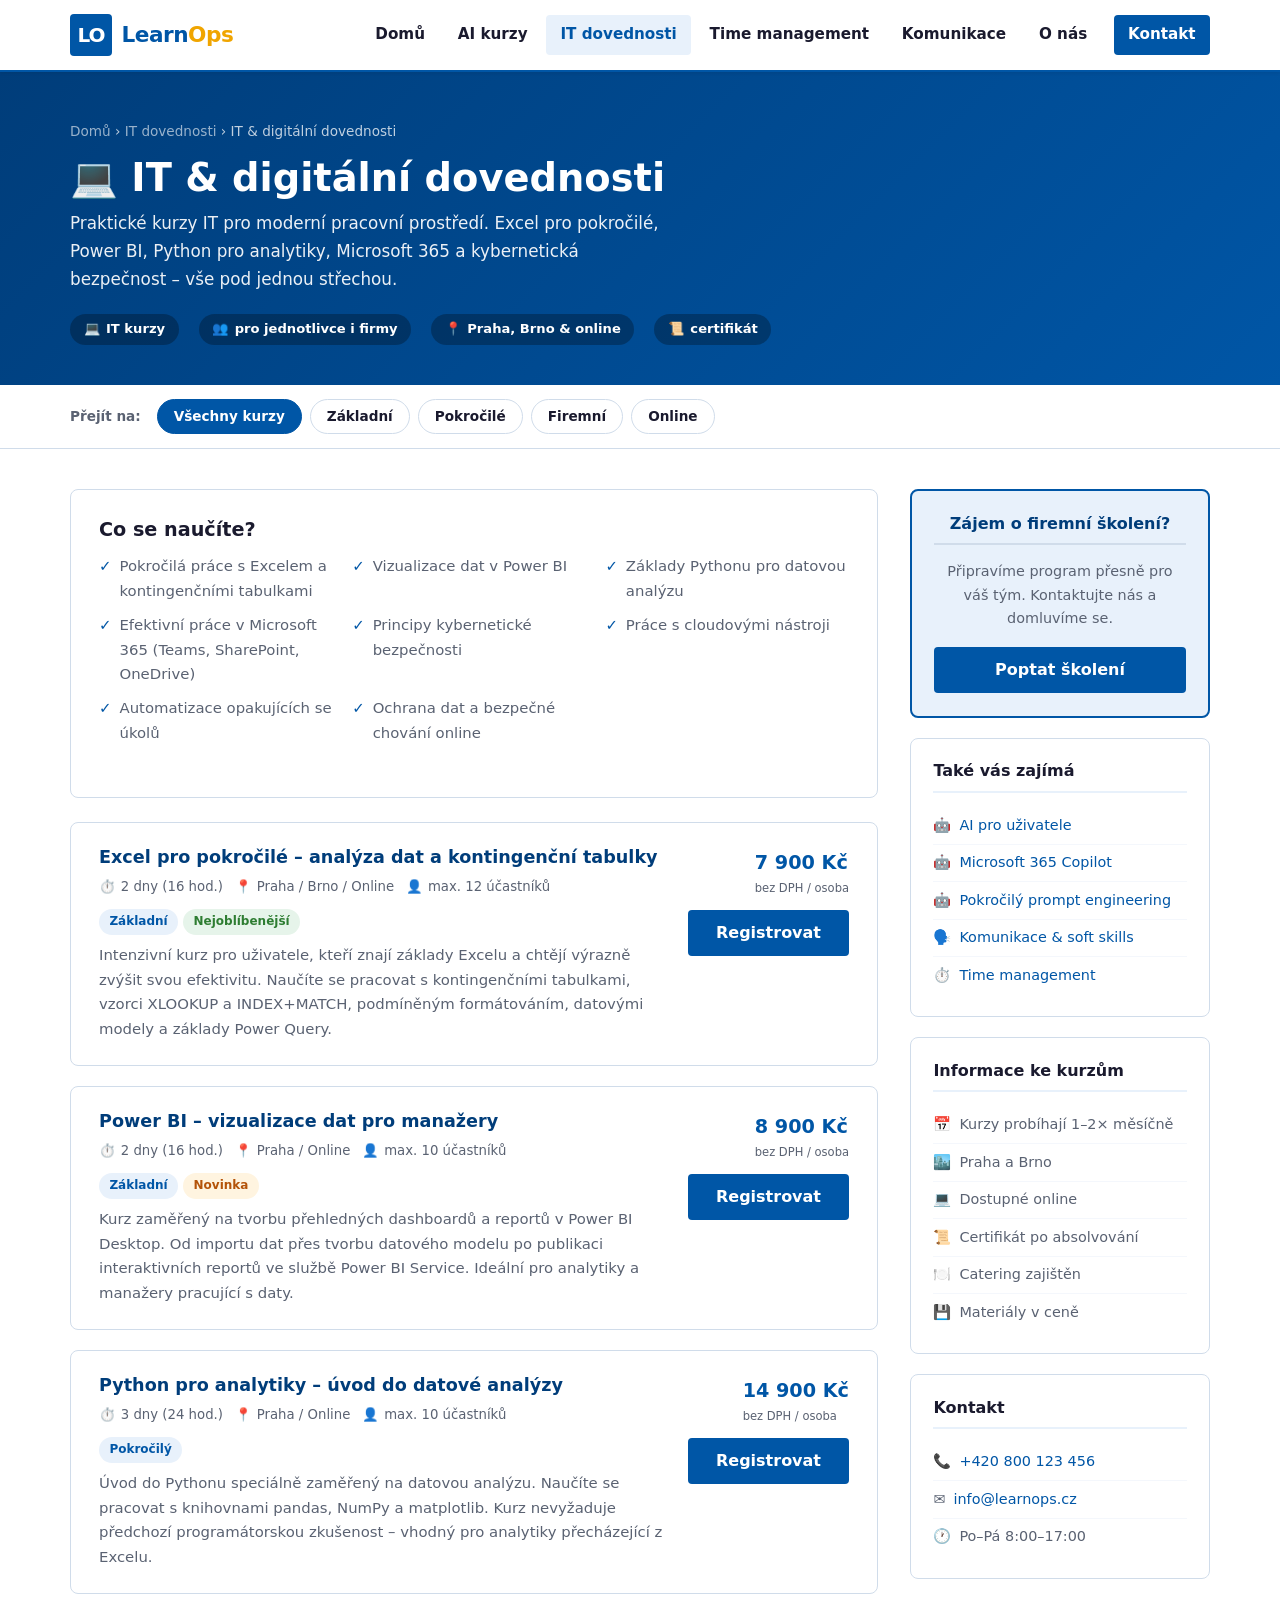
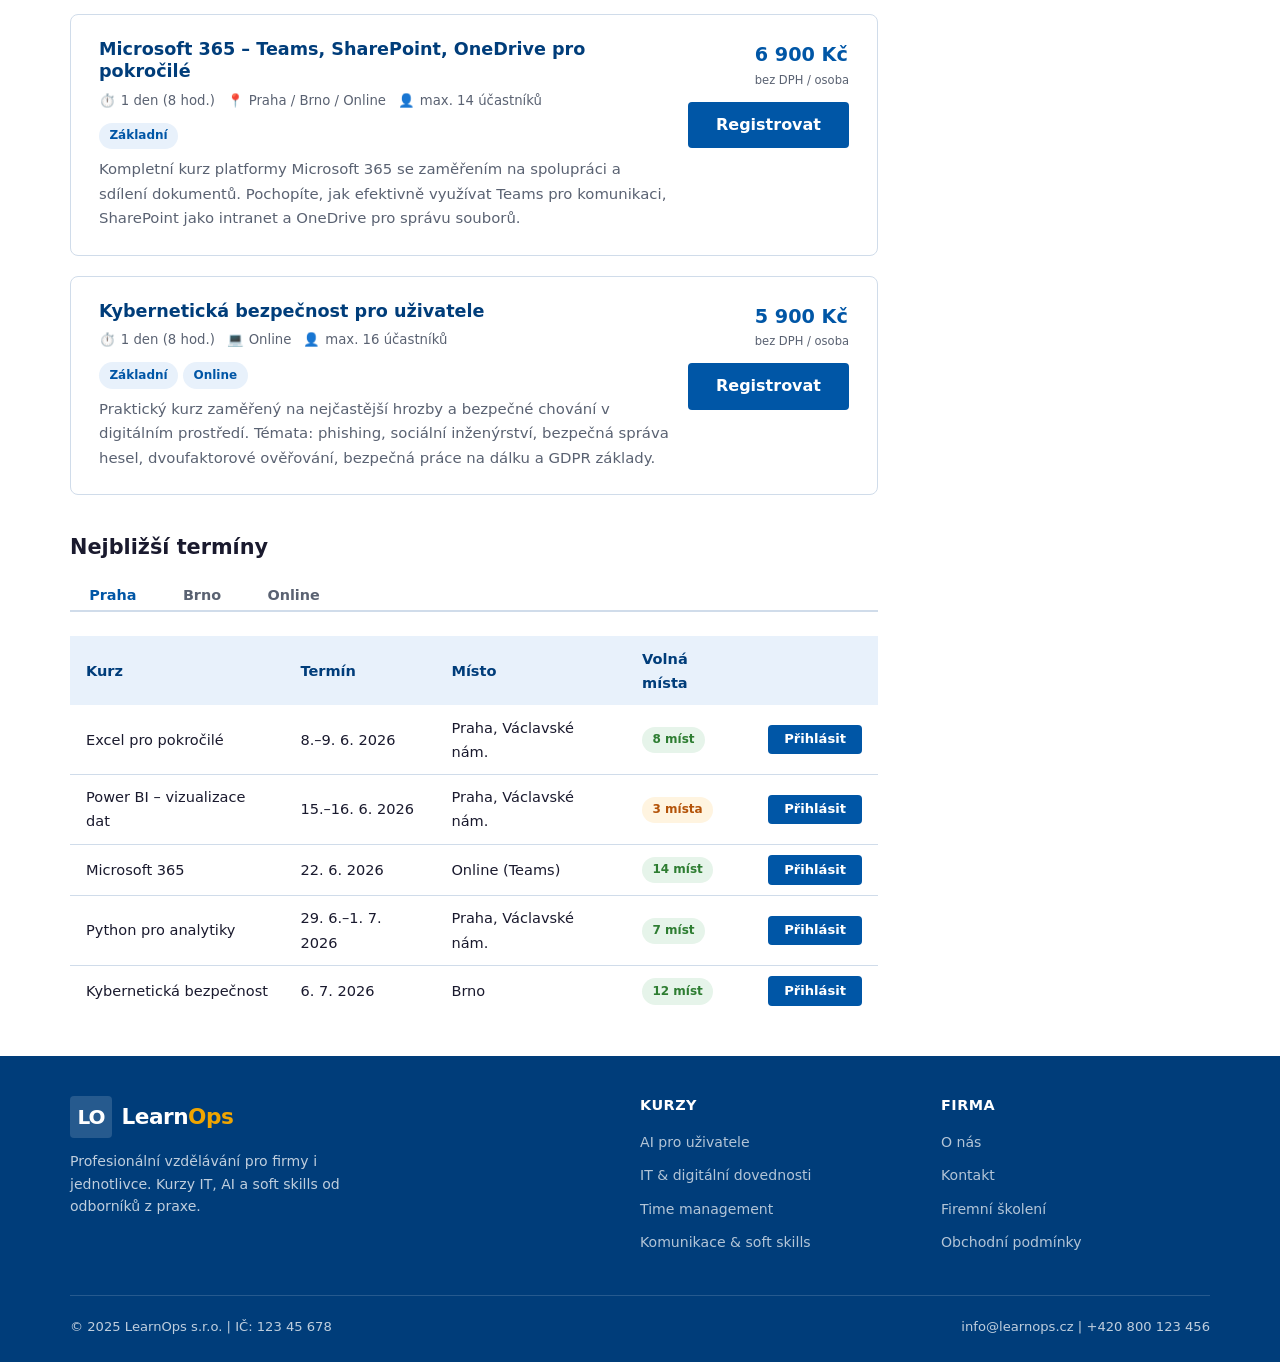
<file: course-3.html>
<!DOCTYPE html>
<html lang="cs">
<head>
  <meta charset="UTF-8" />
  <meta name="viewport" content="width=device-width, initial-scale=1.0" />
  <meta name="description" content="Kurzy IT a digitálních dovedností – Excel, Power BI, Python, Microsoft 365, kybernetická bezpečnost. LearnOps vzdělávací agentura." />
  <meta property="og:type" content="website" />
  <meta property="og:url" content="https://vejborny.github.io/LearnOps/course-3.html" />
  <meta property="og:title" content="IT &amp; digitální dovednosti | LearnOps" />
  <meta property="og:description" content="Kurzy IT a digitálních dovedností – Excel, Power BI, Python, Microsoft 365, kybernetická bezpečnost." />
  <meta property="og:locale" content="cs_CZ" />
  <meta name="twitter:card" content="summary" />
  <title>IT &amp; digitální dovednosti | LearnOps</title>
  <link rel="stylesheet" href="styles.css" />
  <link rel="icon" href="favicon.svg" type="image/svg+xml" />
</head>
<body>

  <!-- ===== HEADER ===== -->
  <header class="site-header">
    <div class="container header-inner">
      <a href="index.html" class="logo">
        <div class="logo__mark">LO</div>
        <span class="logo__text">Learn<span>Ops</span></span>
      </a>
      <input type="checkbox" id="nav-toggle" class="nav-toggle__input" />
      <label for="nav-toggle" class="nav-toggle__label" aria-label="Navigační menu">
        <span></span><span></span><span></span>
      </label>
      <nav class="site-nav" aria-label="Hlavní navigace">
        <ul>
          <li><a href="index.html">Domů</a></li>
          <li><a href="course-1.html">AI kurzy</a></li>
          <li><a href="course-3.html" class="active">IT dovednosti</a></li>
          <li><a href="course-2.html">Time management</a></li>
          <li><a href="course-4.html">Komunikace</a></li>
          <li><a href="index.html#o-nas">O nás</a></li>
          <li><a href="index.html#kontakt" class="nav-cta">Kontakt</a></li>
        </ul>
      </nav>
    </div>
  </header>

  <main>

    <!-- ===== PAGE HEADER ===== -->
    <div class="page-header">
      <div class="container">
        <div class="page-header__breadcrumb">
          <a href="index.html">Domů</a> › <a href="course-3.html">IT dovednosti</a> › IT &amp; digitální dovednosti
        </div>
        <h1><span aria-hidden="true">💻</span> IT &amp; digitální dovednosti</h1>
        <p>
          Praktické kurzy IT pro moderní pracovní prostředí. Excel pro pokročilé, Power BI,
          Python pro analytiky, Microsoft 365 a kybernetická bezpečnost – vše pod jednou střechou.
        </p>
        <div class="page-header__meta">
          <span class="badge"><span aria-hidden="true">💻</span> IT kurzy</span>
          <span class="badge"><span aria-hidden="true">👥</span> pro jednotlivce i firmy</span>
          <span class="badge"><span aria-hidden="true">📍</span> Praha, Brno &amp; online</span>
          <span class="badge"><span aria-hidden="true">📜</span> certifikát</span>
        </div>
      </div>
    </div>

    <!-- ===== FILTER BAR ===== -->
    <nav class="filter-bar" aria-label="Přejít na sekci kurzů">
      <div class="container filter-bar__inner">
        <span class="filter-label">Přejít na:</span>
        <a href="#vsechny" class="filter-btn active">Všechny kurzy</a>
        <a href="#zakladni" class="filter-btn">Základní</a>
        <a href="#pokrocile" class="filter-btn">Pokročilé</a>
        <a href="#firemni" class="filter-btn">Firemní</a>
        <a href="#online" class="filter-btn">Online</a>
      </div>
    </nav>

    <!-- ===== MAIN CONTENT ===== -->
    <div class="container">
      <div class="course-layout" id="vsechny">

        <!-- Course list -->
        <section aria-label="Seznam kurzů">

          <!-- Intro / objectives -->
          <div class="card" style="margin-bottom: 1.5rem;">
            <h2 style="font-size:1.2rem; margin-bottom:.75rem;">Co se naučíte?</h2>
            <ul class="objectives-list">
              <li>Pokročilá práce s Excelem a kontingenčními tabulkami</li>
              <li>Vizualizace dat v Power BI</li>
              <li>Základy Pythonu pro datovou analýzu</li>
              <li>Efektivní práce v Microsoft 365 (Teams, SharePoint, OneDrive)</li>
              <li>Principy kybernetické bezpečnosti</li>
              <li>Práce s cloudovými nástroji</li>
              <li>Automatizace opakujících se úkolů</li>
              <li>Ochrana dat a bezpečné chování online</li>
            </ul>
          </div>

          <div class="course-list" id="zakladni">

            <!-- Course 1 -->
            <article class="course-card">
              <div class="course-card__body">
                <h3>Excel pro pokročilé – analýza dat a kontingenční tabulky</h3>
                <div class="course-card__meta">
                  <span><span aria-hidden="true">⏱️</span> 2 dny (16 hod.)</span>
                  <span><span aria-hidden="true">📍</span> Praha / Brno / Online</span>
                  <span><span aria-hidden="true">👤</span> max. 12 účastníků</span>
                </div>
                <div style="margin-bottom:.5rem;">
                  <span class="tag tag--blue">Základní</span>
                  <span class="tag tag--green">Nejoblíbenější</span>
                </div>
                <p class="course-card__desc">
                  Intenzivní kurz pro uživatele, kteří znají základy Excelu a chtějí výrazně zvýšit
                  svou efektivitu. Naučíte se pracovat s kontingenčními tabulkami, vzorci XLOOKUP
                  a INDEX+MATCH, podmíněným formátováním, datovými modely a základy Power Query.
                </p>
              </div>
              <div class="course-card__aside">
                <div class="course-card__price">
                  7 900 Kč
                  <small>bez DPH / osoba</small>
                </div>
                <a href="index.html#kontakt" class="btn btn--blue">Registrovat</a>
              </div>
            </article>

            <!-- Course 2 -->
            <article class="course-card">
              <div class="course-card__body">
                <h3>Power BI – vizualizace dat pro manažery</h3>
                <div class="course-card__meta">
                  <span><span aria-hidden="true">⏱️</span> 2 dny (16 hod.)</span>
                  <span><span aria-hidden="true">📍</span> Praha / Online</span>
                  <span><span aria-hidden="true">👤</span> max. 10 účastníků</span>
                </div>
                <div style="margin-bottom:.5rem;">
                  <span class="tag tag--blue">Základní</span>
                  <span class="tag tag--orange">Novinka</span>
                </div>
                <p class="course-card__desc">
                  Kurz zaměřený na tvorbu přehledných dashboardů a reportů v Power BI Desktop.
                  Od importu dat přes tvorbu datového modelu po publikaci interaktivních reportů
                  ve službě Power BI Service. Ideální pro analytiky a manažery pracující s daty.
                </p>
              </div>
              <div class="course-card__aside">
                <div class="course-card__price">
                  8 900 Kč
                  <small>bez DPH / osoba</small>
                </div>
                <a href="index.html#kontakt" class="btn btn--blue">Registrovat</a>
              </div>
            </article>

            <!-- Course 3 -->
            <article class="course-card" id="pokrocile">
              <div class="course-card__body">
                <h3>Python pro analytiky – úvod do datové analýzy</h3>
                <div class="course-card__meta">
                  <span><span aria-hidden="true">⏱️</span> 3 dny (24 hod.)</span>
                  <span><span aria-hidden="true">📍</span> Praha / Online</span>
                  <span><span aria-hidden="true">👤</span> max. 10 účastníků</span>
                </div>
                <div style="margin-bottom:.5rem;">
                  <span class="tag tag--blue">Pokročilý</span>
                </div>
                <p class="course-card__desc">
                  Úvod do Pythonu speciálně zaměřený na datovou analýzu. Naučíte se pracovat
                  s knihovnami pandas, NumPy a matplotlib. Kurz nevyžaduje předchozí
                  programátorskou zkušenost – vhodný pro analytiky přecházející z Excelu.
                </p>
              </div>
              <div class="course-card__aside">
                <div class="course-card__price">
                  14 900 Kč
                  <small>bez DPH / osoba</small>
                </div>
                <a href="index.html#kontakt" class="btn btn--blue">Registrovat</a>
              </div>
            </article>

            <!-- Course 4 -->
            <article class="course-card" id="firemni">
              <div class="course-card__body">
                <h3>Microsoft 365 – Teams, SharePoint, OneDrive pro pokročilé</h3>
                <div class="course-card__meta">
                  <span><span aria-hidden="true">⏱️</span> 1 den (8 hod.)</span>
                  <span><span aria-hidden="true">📍</span> Praha / Brno / Online</span>
                  <span><span aria-hidden="true">👤</span> max. 14 účastníků</span>
                </div>
                <div style="margin-bottom:.5rem;">
                  <span class="tag tag--blue">Základní</span>
                </div>
                <p class="course-card__desc">
                  Kompletní kurz platformy Microsoft 365 se zaměřením na spolupráci a sdílení
                  dokumentů. Pochopíte, jak efektivně využívat Teams pro komunikaci, SharePoint
                  jako intranet a OneDrive pro správu souborů.
                </p>
              </div>
              <div class="course-card__aside">
                <div class="course-card__price">
                  6 900 Kč
                  <small>bez DPH / osoba</small>
                </div>
                <a href="index.html#kontakt" class="btn btn--blue">Registrovat</a>
              </div>
            </article>

            <!-- Course 5 -->
            <article class="course-card" id="online">
              <div class="course-card__body">
                <h3>Kybernetická bezpečnost pro uživatele</h3>
                <div class="course-card__meta">
                  <span><span aria-hidden="true">⏱️</span> 1 den (8 hod.)</span>
                  <span><span aria-hidden="true">💻</span> Online</span>
                  <span><span aria-hidden="true">👤</span> max. 16 účastníků</span>
                </div>
                <div style="margin-bottom:.5rem;">
                  <span class="tag tag--blue">Základní</span>
                  <span class="tag tag--blue">Online</span>
                </div>
                <p class="course-card__desc">
                  Praktický kurz zaměřený na nejčastější hrozby a bezpečné chování v digitálním
                  prostředí. Témata: phishing, sociální inženýrství, bezpečná správa hesel,
                  dvoufaktorové ověřování, bezpečná práce na dálku a GDPR základy.
                </p>
              </div>
              <div class="course-card__aside">
                <div class="course-card__price">
                  5 900 Kč
                  <small>bez DPH / osoba</small>
                </div>
                <a href="index.html#kontakt" class="btn btn--blue">Registrovat</a>
              </div>
            </article>

          </div><!-- /.course-list -->

          <!-- Upcoming dates -->
          <section style="margin-top: 2.5rem;">
            <h2 style="font-size:1.3rem; margin-bottom:1rem;">Nejbližší termíny</h2>
            <div class="detail-tabs">
              <button class="detail-tab active" data-tab="Praha">Praha</button>
              <button class="detail-tab" data-tab="Brno">Brno</button>
              <button class="detail-tab" data-tab="Online">Online</button>
            </div>
            <table class="dates-table">
              <caption class="sr-only">Nejbližší termíny kurzů IT a digitálních dovedností</caption>
              <thead>
                <tr>
                  <th>Kurz</th>
                  <th>Termín</th>
                  <th>Místo</th>
                  <th>Volná místa</th>
                  <th></th>
                </tr>
              </thead>
              <tbody>
                <tr data-location="Praha">
                  <td>Excel pro pokročilé</td>
                  <td>8.–9. 6. 2026</td>
                  <td>Praha, Václavské nám.</td>
                  <td><span class="tag tag--green">8 míst</span></td>
                  <td><a href="index.html#kontakt" class="btn btn--blue btn--sm">Přihlásit</a></td>
                </tr>
                <tr data-location="Praha">
                  <td>Power BI – vizualizace dat</td>
                  <td>15.–16. 6. 2026</td>
                  <td>Praha, Václavské nám.</td>
                  <td><span class="tag tag--orange">3 místa</span></td>
                  <td><a href="index.html#kontakt" class="btn btn--blue btn--sm">Přihlásit</a></td>
                </tr>
                <tr data-location="Online">
                  <td>Microsoft 365</td>
                  <td>22. 6. 2026</td>
                  <td>Online (Teams)</td>
                  <td><span class="tag tag--green">14 míst</span></td>
                  <td><a href="index.html#kontakt" class="btn btn--blue btn--sm">Přihlásit</a></td>
                </tr>
                <tr data-location="Praha">
                  <td>Python pro analytiky</td>
                  <td>29. 6.–1. 7. 2026</td>
                  <td>Praha, Václavské nám.</td>
                  <td><span class="tag tag--green">7 míst</span></td>
                  <td><a href="index.html#kontakt" class="btn btn--blue btn--sm">Přihlásit</a></td>
                </tr>
                <tr data-location="Brno">
                  <td>Kybernetická bezpečnost</td>
                  <td>6. 7. 2026</td>
                  <td>Brno</td>
                  <td><span class="tag tag--green">12 míst</span></td>
                  <td><a href="index.html#kontakt" class="btn btn--blue btn--sm">Přihlásit</a></td>
                </tr>
              </tbody>
            </table>
          </section>

        </section><!-- /.course list area -->

        <!-- Sidebar -->
        <aside class="sidebar" aria-label="Postranní panel">

          <div class="sidebar-box sidebar-box--cta">
            <h3>Zájem o firemní školení?</h3>
            <p>Připravíme program přesně pro váš tým. Kontaktujte nás a domluvíme se.</p>
            <a href="index.html#kontakt" class="btn">Poptat školení</a>
          </div>

          <div class="sidebar-box">
            <h3>Také vás zajímá</h3>
            <ul>
              <li><span aria-hidden="true">🤖</span> <a href="course-1.html">AI pro uživatele</a></li>
              <li><span aria-hidden="true">🤖</span> <a href="course-1.html">Microsoft 365 Copilot</a></li>
              <li><span aria-hidden="true">🤖</span> <a href="course-1.html">Pokročilý prompt engineering</a></li>
              <li><span aria-hidden="true">🗣️</span> <a href="course-4.html">Komunikace &amp; soft skills</a></li>
              <li><span aria-hidden="true">⏱️</span> <a href="course-2.html">Time management</a></li>
            </ul>
          </div>

          <div class="sidebar-box">
            <h3>Informace ke kurzům</h3>
            <ul>
              <li><span aria-hidden="true">📅</span> Kurzy probíhají 1–2× měsíčně</li>
              <li><span aria-hidden="true">🏙️</span> Praha a Brno</li>
              <li><span aria-hidden="true">💻</span> Dostupné online</li>
              <li><span aria-hidden="true">📜</span> Certifikát po absolvování</li>
              <li><span aria-hidden="true">🍽️</span> Catering zajištěn</li>
              <li><span aria-hidden="true">💾</span> Materiály v ceně</li>
            </ul>
          </div>

          <div class="sidebar-box">
            <h3>Kontakt</h3>
            <ul>
              <li><span aria-hidden="true">📞</span> <a href="tel:+420800123456">+420 800 123 456</a></li>
              <li><span aria-hidden="true">✉️</span> <a href="mailto:info@learnops.cz">info@learnops.cz</a></li>
              <li><span aria-hidden="true">🕐</span> Po–Pá 8:00–17:00</li>
            </ul>
          </div>

        </aside>

      </div><!-- /.course-layout -->
    </div><!-- /.container -->

  </main>

  <!-- ===== FOOTER ===== -->
  <footer class="site-footer">
    <div class="container">
      <div class="footer-grid">
        <div class="footer-brand">
          <a href="index.html" class="logo">
            <div class="logo__mark">LO</div>
            <span class="logo__text">Learn<span>Ops</span></span>
          </a>
          <p>Profesionální vzdělávání pro firmy i jednotlivce. Kurzy IT, AI a soft skills od odborníků z praxe.</p>
        </div>
        <div class="footer-col">
          <h4>Kurzy</h4>
          <ul>
            <li><a href="course-1.html">AI pro uživatele</a></li>
            <li><a href="course-3.html">IT &amp; digitální dovednosti</a></li>
            <li><a href="course-2.html">Time management</a></li>
            <li><a href="course-4.html">Komunikace &amp; soft skills</a></li>
          </ul>
        </div>
        <div class="footer-col">
          <h4>Firma</h4>
          <ul>
            <li><a href="index.html#o-nas">O nás</a></li>
            <li><a href="index.html#kontakt">Kontakt</a></li>
            <li><a href="firemni-skoleni.html">Firemní školení</a></li>
            <li><a href="obchodni-podminky.html">Obchodní podmínky</a></li>
          </ul>
        </div>
      </div>
      <div class="footer-bottom">
        <span>© 2025 LearnOps s.r.o. | IČ: 123 45 678</span>
        <span>info@learnops.cz | +420 800 123 456</span>
      </div>
    </div>
  </footer>

  <a href="#" class="back-to-top" id="back-to-top" aria-label="Zpět nahoru">↑</a>
  <script>
    (function(){
      var btn=document.getElementById('back-to-top');
      window.addEventListener('scroll',function(){ btn.classList.toggle('visible',scrollY>400); },{passive:true});
      document.querySelectorAll('.detail-tabs').forEach(function(tabs){
        tabs.addEventListener('click',function(e){
          var b=e.target.closest('.detail-tab'); if(!b) return;
          tabs.querySelectorAll('.detail-tab').forEach(function(t){t.classList.remove('active');});
          b.classList.add('active');
          var loc=b.dataset.tab;
          tabs.nextElementSibling.querySelectorAll('tbody tr').forEach(function(r){
            r.style.display=r.dataset.location===loc?'':'none';
          });
        });
      });
    })();
  </script>
</body>
</html>
</file>
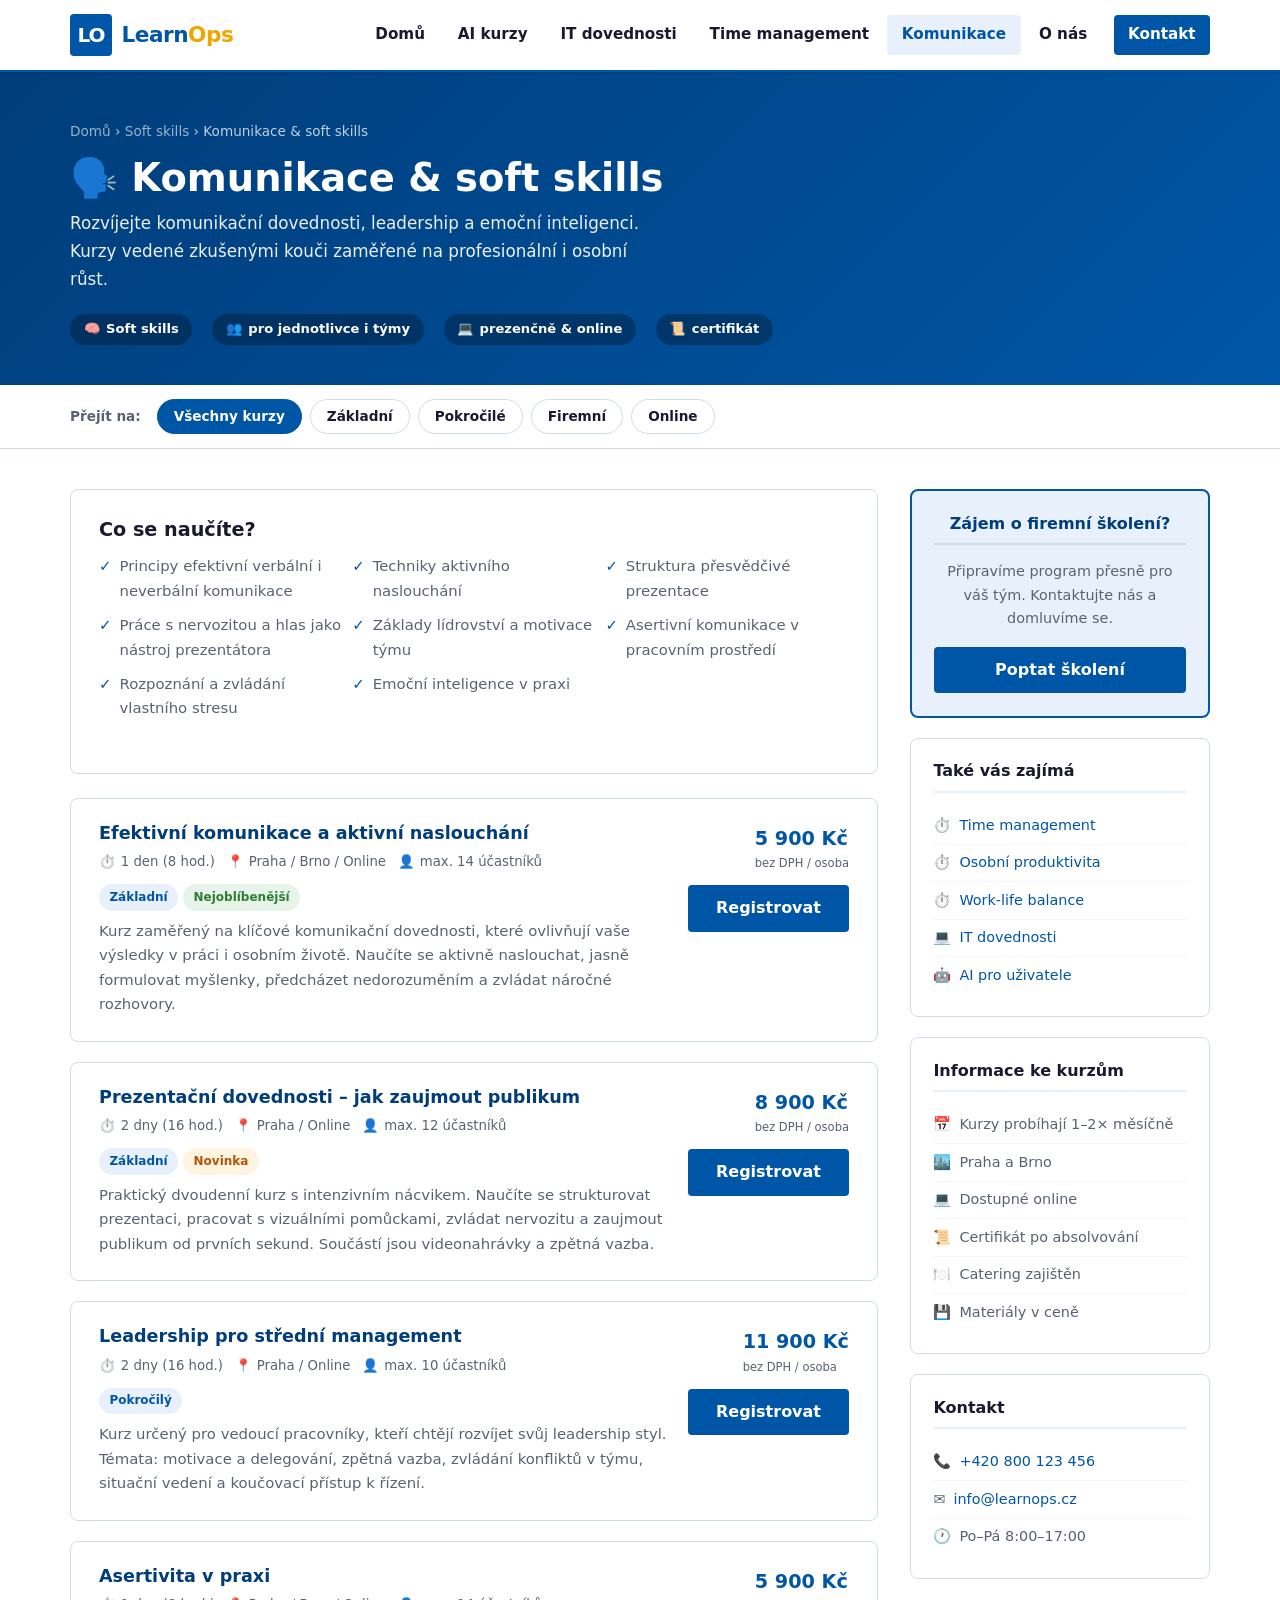
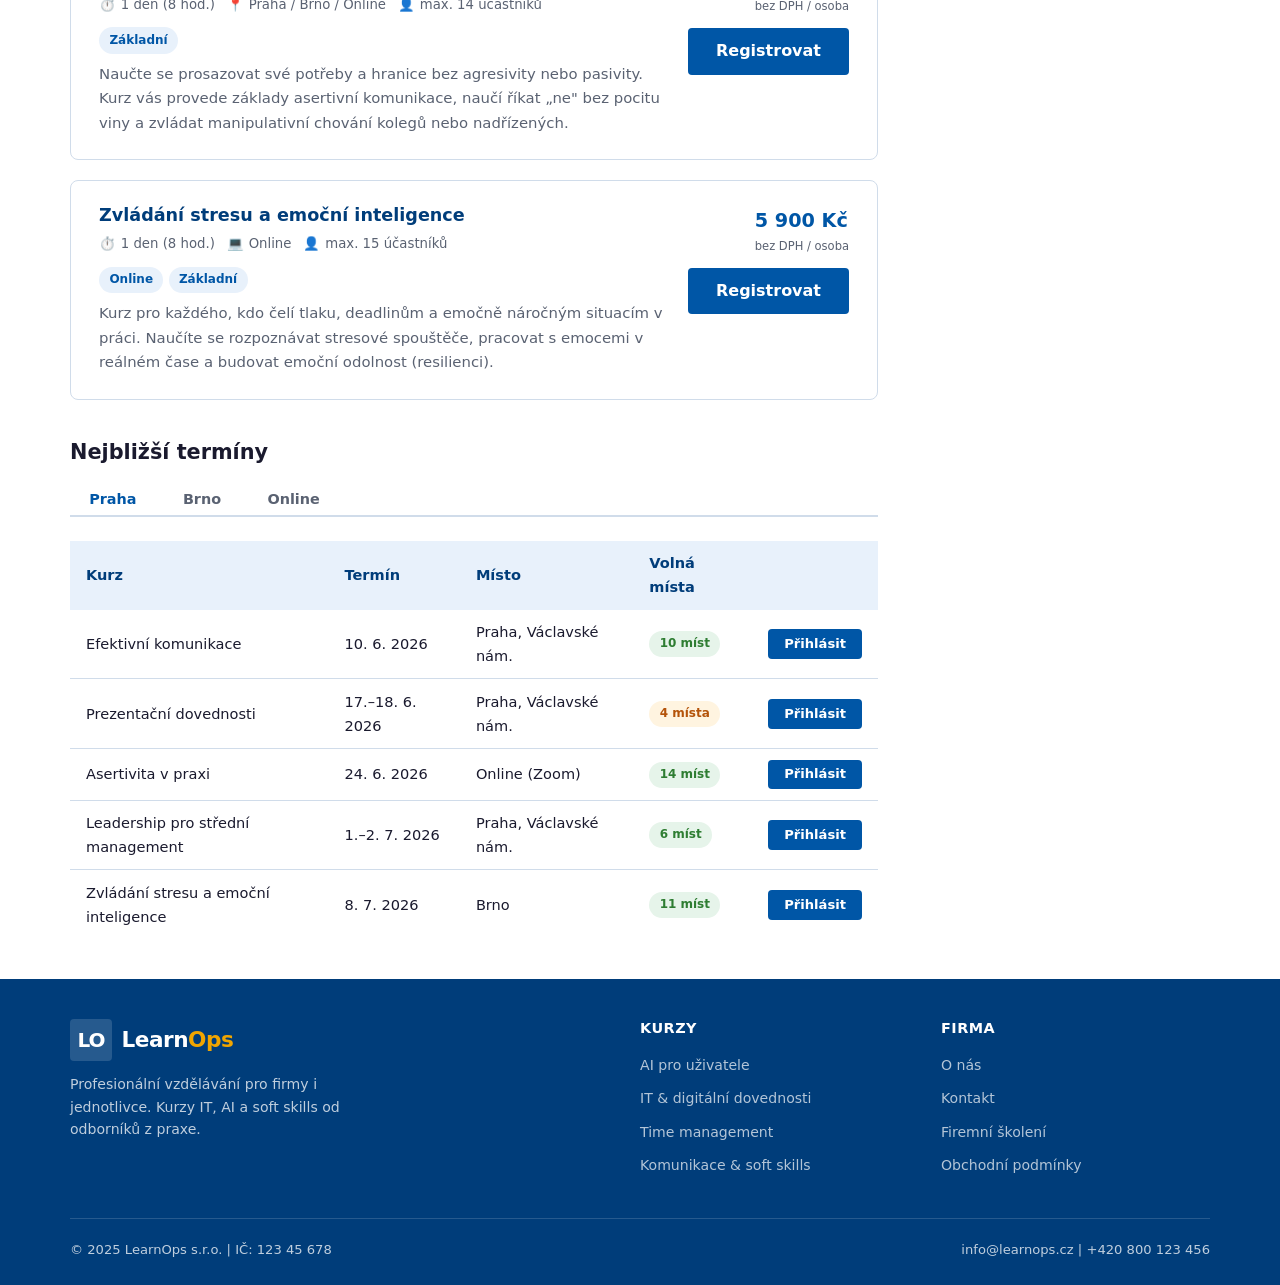
<file: course-4.html>
<!DOCTYPE html>
<html lang="cs">
<head>
  <meta charset="UTF-8" />
  <meta name="viewport" content="width=device-width, initial-scale=1.0" />
  <meta name="description" content="Kurzy komunikace a soft skills – prezentace, leadership, asertivita, zvládání stresu. LearnOps vzdělávací agentura." />
  <meta property="og:type" content="website" />
  <meta property="og:url" content="https://vejborny.github.io/LearnOps/course-4.html" />
  <meta property="og:title" content="Komunikace &amp; soft skills | LearnOps" />
  <meta property="og:description" content="Kurzy komunikace a soft skills – prezentace, leadership, asertivita, zvládání stresu." />
  <meta property="og:locale" content="cs_CZ" />
  <meta name="twitter:card" content="summary" />
  <title>Komunikace &amp; soft skills | LearnOps</title>
  <link rel="stylesheet" href="styles.css" />
  <link rel="icon" href="favicon.svg" type="image/svg+xml" />
</head>
<body>

  <!-- ===== HEADER ===== -->
  <header class="site-header">
    <div class="container header-inner">
      <a href="index.html" class="logo">
        <div class="logo__mark">LO</div>
        <span class="logo__text">Learn<span>Ops</span></span>
      </a>
      <input type="checkbox" id="nav-toggle" class="nav-toggle__input" />
      <label for="nav-toggle" class="nav-toggle__label" aria-label="Navigační menu">
        <span></span><span></span><span></span>
      </label>
      <nav class="site-nav" aria-label="Hlavní navigace">
        <ul>
          <li><a href="index.html">Domů</a></li>
          <li><a href="course-1.html">AI kurzy</a></li>
          <li><a href="course-3.html">IT dovednosti</a></li>
          <li><a href="course-2.html">Time management</a></li>
          <li><a href="course-4.html" class="active">Komunikace</a></li>
          <li><a href="index.html#o-nas">O nás</a></li>
          <li><a href="index.html#kontakt" class="nav-cta">Kontakt</a></li>
        </ul>
      </nav>
    </div>
  </header>

  <main>

    <!-- ===== PAGE HEADER ===== -->
    <div class="page-header">
      <div class="container">
        <div class="page-header__breadcrumb">
          <a href="index.html">Domů</a> › <a href="course-4.html">Soft skills</a> › Komunikace &amp; soft skills
        </div>
        <h1><span aria-hidden="true">🗣️</span> Komunikace &amp; soft skills</h1>
        <p>
          Rozvíjejte komunikační dovednosti, leadership a emoční inteligenci. Kurzy vedené
          zkušenými kouči zaměřené na profesionální i osobní růst.
        </p>
        <div class="page-header__meta">
          <span class="badge"><span aria-hidden="true">🧠</span> Soft skills</span>
          <span class="badge"><span aria-hidden="true">👥</span> pro jednotlivce i týmy</span>
          <span class="badge"><span aria-hidden="true">💻</span> prezenčně &amp; online</span>
          <span class="badge"><span aria-hidden="true">📜</span> certifikát</span>
        </div>
      </div>
    </div>

    <!-- ===== FILTER BAR ===== -->
    <nav class="filter-bar" aria-label="Přejít na sekci kurzů">
      <div class="container filter-bar__inner">
        <span class="filter-label">Přejít na:</span>
        <a href="#vsechny" class="filter-btn active">Všechny kurzy</a>
        <a href="#zakladni" class="filter-btn">Základní</a>
        <a href="#pokrocile" class="filter-btn">Pokročilé</a>
        <a href="#firemni" class="filter-btn">Firemní</a>
        <a href="#online" class="filter-btn">Online</a>
      </div>
    </nav>

    <!-- ===== MAIN CONTENT ===== -->
    <div class="container">
      <div class="course-layout" id="vsechny">

        <!-- Course list -->
        <section aria-label="Seznam kurzů">

          <!-- Intro / objectives -->
          <div class="card" style="margin-bottom: 1.5rem;">
            <h2 style="font-size:1.2rem; margin-bottom:.75rem;">Co se naučíte?</h2>
            <ul class="objectives-list">
              <li>Principy efektivní verbální i neverbální komunikace</li>
              <li>Techniky aktivního naslouchání</li>
              <li>Struktura přesvědčivé prezentace</li>
              <li>Práce s nervozitou a hlas jako nástroj prezentátora</li>
              <li>Základy lídrovství a motivace týmu</li>
              <li>Asertivní komunikace v pracovním prostředí</li>
              <li>Rozpoznání a zvládání vlastního stresu</li>
              <li>Emoční inteligence v praxi</li>
            </ul>
          </div>

          <div class="course-list" id="zakladni">

            <!-- Course 1 -->
            <article class="course-card">
              <div class="course-card__body">
                <h3>Efektivní komunikace a aktivní naslouchání</h3>
                <div class="course-card__meta">
                  <span><span aria-hidden="true">⏱️</span> 1 den (8 hod.)</span>
                  <span><span aria-hidden="true">📍</span> Praha / Brno / Online</span>
                  <span><span aria-hidden="true">👤</span> max. 14 účastníků</span>
                </div>
                <div style="margin-bottom:.5rem;">
                  <span class="tag tag--blue">Základní</span>
                  <span class="tag tag--green">Nejoblíbenější</span>
                </div>
                <p class="course-card__desc">
                  Kurz zaměřený na klíčové komunikační dovednosti, které ovlivňují vaše výsledky
                  v práci i osobním životě. Naučíte se aktivně naslouchat, jasně formulovat
                  myšlenky, předcházet nedorozuměním a zvládat náročné rozhovory.
                </p>
              </div>
              <div class="course-card__aside">
                <div class="course-card__price">
                  5 900 Kč
                  <small>bez DPH / osoba</small>
                </div>
                <a href="index.html#kontakt" class="btn btn--blue">Registrovat</a>
              </div>
            </article>

            <!-- Course 2 -->
            <article class="course-card">
              <div class="course-card__body">
                <h3>Prezentační dovednosti – jak zaujmout publikum</h3>
                <div class="course-card__meta">
                  <span><span aria-hidden="true">⏱️</span> 2 dny (16 hod.)</span>
                  <span><span aria-hidden="true">📍</span> Praha / Online</span>
                  <span><span aria-hidden="true">👤</span> max. 12 účastníků</span>
                </div>
                <div style="margin-bottom:.5rem;">
                  <span class="tag tag--blue">Základní</span>
                  <span class="tag tag--orange">Novinka</span>
                </div>
                <p class="course-card__desc">
                  Praktický dvoudenní kurz s intenzivním nácvikem. Naučíte se strukturovat
                  prezentaci, pracovat s vizuálními pomůckami, zvládat nervozitu a zaujmout
                  publikum od prvních sekund. Součástí jsou videonahrávky a zpětná vazba.
                </p>
              </div>
              <div class="course-card__aside">
                <div class="course-card__price">
                  8 900 Kč
                  <small>bez DPH / osoba</small>
                </div>
                <a href="index.html#kontakt" class="btn btn--blue">Registrovat</a>
              </div>
            </article>

            <!-- Course 3 -->
            <article class="course-card" id="pokrocile">
              <div class="course-card__body">
                <h3>Leadership pro střední management</h3>
                <div class="course-card__meta">
                  <span><span aria-hidden="true">⏱️</span> 2 dny (16 hod.)</span>
                  <span><span aria-hidden="true">📍</span> Praha / Online</span>
                  <span><span aria-hidden="true">👤</span> max. 10 účastníků</span>
                </div>
                <div style="margin-bottom:.5rem;">
                  <span class="tag tag--blue">Pokročilý</span>
                </div>
                <p class="course-card__desc">
                  Kurz určený pro vedoucí pracovníky, kteří chtějí rozvíjet svůj leadership styl.
                  Témata: motivace a delegování, zpětná vazba, zvládání konfliktů v týmu,
                  situační vedení a koučovací přístup k řízení.
                </p>
              </div>
              <div class="course-card__aside">
                <div class="course-card__price">
                  11 900 Kč
                  <small>bez DPH / osoba</small>
                </div>
                <a href="index.html#kontakt" class="btn btn--blue">Registrovat</a>
              </div>
            </article>

            <!-- Course 4 -->
            <article class="course-card" id="firemni">
              <div class="course-card__body">
                <h3>Asertivita v praxi</h3>
                <div class="course-card__meta">
                  <span><span aria-hidden="true">⏱️</span> 1 den (8 hod.)</span>
                  <span><span aria-hidden="true">📍</span> Praha / Brno / Online</span>
                  <span><span aria-hidden="true">👤</span> max. 14 účastníků</span>
                </div>
                <div style="margin-bottom:.5rem;">
                  <span class="tag tag--blue">Základní</span>
                </div>
                <p class="course-card__desc">
                  Naučte se prosazovat své potřeby a hranice bez agresivity nebo pasivity.
                  Kurz vás provede základy asertivní komunikace, naučí říkat „ne" bez pocitu
                  viny a zvládat manipulativní chování kolegů nebo nadřízených.
                </p>
              </div>
              <div class="course-card__aside">
                <div class="course-card__price">
                  5 900 Kč
                  <small>bez DPH / osoba</small>
                </div>
                <a href="index.html#kontakt" class="btn btn--blue">Registrovat</a>
              </div>
            </article>

            <!-- Course 5 -->
            <article class="course-card" id="online">
              <div class="course-card__body">
                <h3>Zvládání stresu a emoční inteligence</h3>
                <div class="course-card__meta">
                  <span><span aria-hidden="true">⏱️</span> 1 den (8 hod.)</span>
                  <span><span aria-hidden="true">💻</span> Online</span>
                  <span><span aria-hidden="true">👤</span> max. 15 účastníků</span>
                </div>
                <div style="margin-bottom:.5rem;">
                  <span class="tag tag--blue">Online</span>
                  <span class="tag tag--blue">Základní</span>
                </div>
                <p class="course-card__desc">
                  Kurz pro každého, kdo čelí tlaku, deadlinům a emočně náročným situacím v práci.
                  Naučíte se rozpoznávat stresové spouštěče, pracovat s emocemi v reálném čase
                  a budovat emoční odolnost (resilienci).
                </p>
              </div>
              <div class="course-card__aside">
                <div class="course-card__price">
                  5 900 Kč
                  <small>bez DPH / osoba</small>
                </div>
                <a href="index.html#kontakt" class="btn btn--blue">Registrovat</a>
              </div>
            </article>

          </div><!-- /.course-list -->

          <!-- Upcoming dates -->
          <section style="margin-top: 2.5rem;">
            <h2 style="font-size:1.3rem; margin-bottom:1rem;">Nejbližší termíny</h2>
            <div class="detail-tabs">
              <button class="detail-tab active" data-tab="Praha">Praha</button>
              <button class="detail-tab" data-tab="Brno">Brno</button>
              <button class="detail-tab" data-tab="Online">Online</button>
            </div>
            <table class="dates-table">
              <caption class="sr-only">Nejbližší termíny kurzů komunikace a soft skills</caption>
              <thead>
                <tr>
                  <th>Kurz</th>
                  <th>Termín</th>
                  <th>Místo</th>
                  <th>Volná místa</th>
                  <th></th>
                </tr>
              </thead>
              <tbody>
                <tr data-location="Praha">
                  <td>Efektivní komunikace</td>
                  <td>10. 6. 2026</td>
                  <td>Praha, Václavské nám.</td>
                  <td><span class="tag tag--green">10 míst</span></td>
                  <td><a href="index.html#kontakt" class="btn btn--blue btn--sm">Přihlásit</a></td>
                </tr>
                <tr data-location="Praha">
                  <td>Prezentační dovednosti</td>
                  <td>17.–18. 6. 2026</td>
                  <td>Praha, Václavské nám.</td>
                  <td><span class="tag tag--orange">4 místa</span></td>
                  <td><a href="index.html#kontakt" class="btn btn--blue btn--sm">Přihlásit</a></td>
                </tr>
                <tr data-location="Online">
                  <td>Asertivita v praxi</td>
                  <td>24. 6. 2026</td>
                  <td>Online (Zoom)</td>
                  <td><span class="tag tag--green">14 míst</span></td>
                  <td><a href="index.html#kontakt" class="btn btn--blue btn--sm">Přihlásit</a></td>
                </tr>
                <tr data-location="Praha">
                  <td>Leadership pro střední management</td>
                  <td>1.–2. 7. 2026</td>
                  <td>Praha, Václavské nám.</td>
                  <td><span class="tag tag--green">6 míst</span></td>
                  <td><a href="index.html#kontakt" class="btn btn--blue btn--sm">Přihlásit</a></td>
                </tr>
                <tr data-location="Brno">
                  <td>Zvládání stresu a emoční inteligence</td>
                  <td>8. 7. 2026</td>
                  <td>Brno</td>
                  <td><span class="tag tag--green">11 míst</span></td>
                  <td><a href="index.html#kontakt" class="btn btn--blue btn--sm">Přihlásit</a></td>
                </tr>
              </tbody>
            </table>
          </section>

        </section><!-- /.course list area -->

        <!-- Sidebar -->
        <aside class="sidebar" aria-label="Postranní panel">

          <div class="sidebar-box sidebar-box--cta">
            <h3>Zájem o firemní školení?</h3>
            <p>Připravíme program přesně pro váš tým. Kontaktujte nás a domluvíme se.</p>
            <a href="index.html#kontakt" class="btn">Poptat školení</a>
          </div>

          <div class="sidebar-box">
            <h3>Také vás zajímá</h3>
            <ul>
              <li><span aria-hidden="true">⏱️</span> <a href="course-2.html">Time management</a></li>
              <li><span aria-hidden="true">⏱️</span> <a href="course-2.html">Osobní produktivita</a></li>
              <li><span aria-hidden="true">⏱️</span> <a href="course-2.html">Work-life balance</a></li>
              <li><span aria-hidden="true">💻</span> <a href="course-3.html">IT dovednosti</a></li>
              <li><span aria-hidden="true">🤖</span> <a href="course-1.html">AI pro uživatele</a></li>
            </ul>
          </div>

          <div class="sidebar-box">
            <h3>Informace ke kurzům</h3>
            <ul>
              <li><span aria-hidden="true">📅</span> Kurzy probíhají 1–2× měsíčně</li>
              <li><span aria-hidden="true">🏙️</span> Praha a Brno</li>
              <li><span aria-hidden="true">💻</span> Dostupné online</li>
              <li><span aria-hidden="true">📜</span> Certifikát po absolvování</li>
              <li><span aria-hidden="true">🍽️</span> Catering zajištěn</li>
              <li><span aria-hidden="true">💾</span> Materiály v ceně</li>
            </ul>
          </div>

          <div class="sidebar-box">
            <h3>Kontakt</h3>
            <ul>
              <li><span aria-hidden="true">📞</span> <a href="tel:+420800123456">+420 800 123 456</a></li>
              <li><span aria-hidden="true">✉️</span> <a href="mailto:info@learnops.cz">info@learnops.cz</a></li>
              <li><span aria-hidden="true">🕐</span> Po–Pá 8:00–17:00</li>
            </ul>
          </div>

        </aside>

      </div><!-- /.course-layout -->
    </div><!-- /.container -->

  </main>

  <!-- ===== FOOTER ===== -->
  <footer class="site-footer">
    <div class="container">
      <div class="footer-grid">
        <div class="footer-brand">
          <a href="index.html" class="logo">
            <div class="logo__mark">LO</div>
            <span class="logo__text">Learn<span>Ops</span></span>
          </a>
          <p>Profesionální vzdělávání pro firmy i jednotlivce. Kurzy IT, AI a soft skills od odborníků z praxe.</p>
        </div>
        <div class="footer-col">
          <h4>Kurzy</h4>
          <ul>
            <li><a href="course-1.html">AI pro uživatele</a></li>
            <li><a href="course-3.html">IT &amp; digitální dovednosti</a></li>
            <li><a href="course-2.html">Time management</a></li>
            <li><a href="course-4.html">Komunikace &amp; soft skills</a></li>
          </ul>
        </div>
        <div class="footer-col">
          <h4>Firma</h4>
          <ul>
            <li><a href="index.html#o-nas">O nás</a></li>
            <li><a href="index.html#kontakt">Kontakt</a></li>
            <li><a href="firemni-skoleni.html">Firemní školení</a></li>
            <li><a href="obchodni-podminky.html">Obchodní podmínky</a></li>
          </ul>
        </div>
      </div>
      <div class="footer-bottom">
        <span>© 2025 LearnOps s.r.o. | IČ: 123 45 678</span>
        <span>info@learnops.cz | +420 800 123 456</span>
      </div>
    </div>
  </footer>

  <a href="#" class="back-to-top" id="back-to-top" aria-label="Zpět nahoru">↑</a>
  <script>
    (function(){
      var btn=document.getElementById('back-to-top');
      window.addEventListener('scroll',function(){ btn.classList.toggle('visible',scrollY>400); },{passive:true});
      document.querySelectorAll('.detail-tabs').forEach(function(tabs){
        tabs.addEventListener('click',function(e){
          var b=e.target.closest('.detail-tab'); if(!b) return;
          tabs.querySelectorAll('.detail-tab').forEach(function(t){t.classList.remove('active');});
          b.classList.add('active');
          var loc=b.dataset.tab;
          tabs.nextElementSibling.querySelectorAll('tbody tr').forEach(function(r){
            r.style.display=r.dataset.location===loc?'':'none';
          });
        });
      });
    })();
  </script>
</body>
</html>
</file>
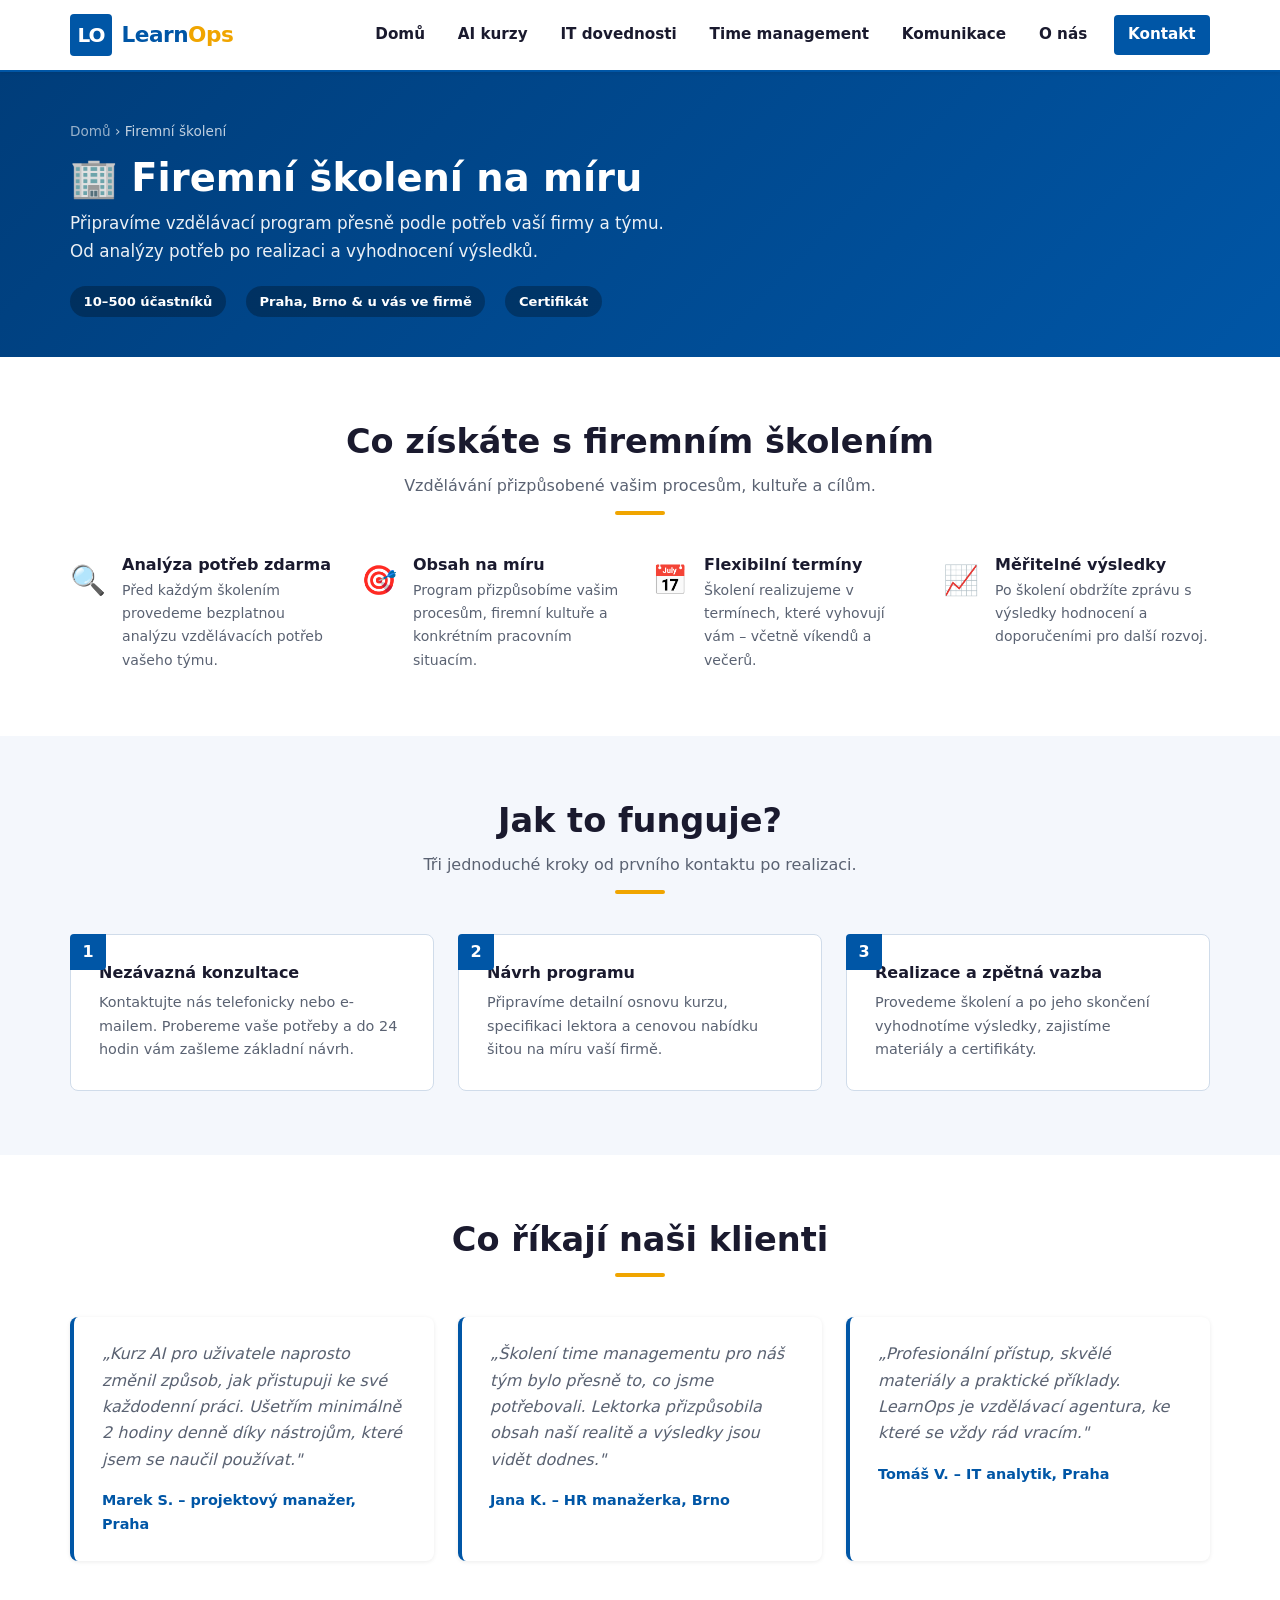
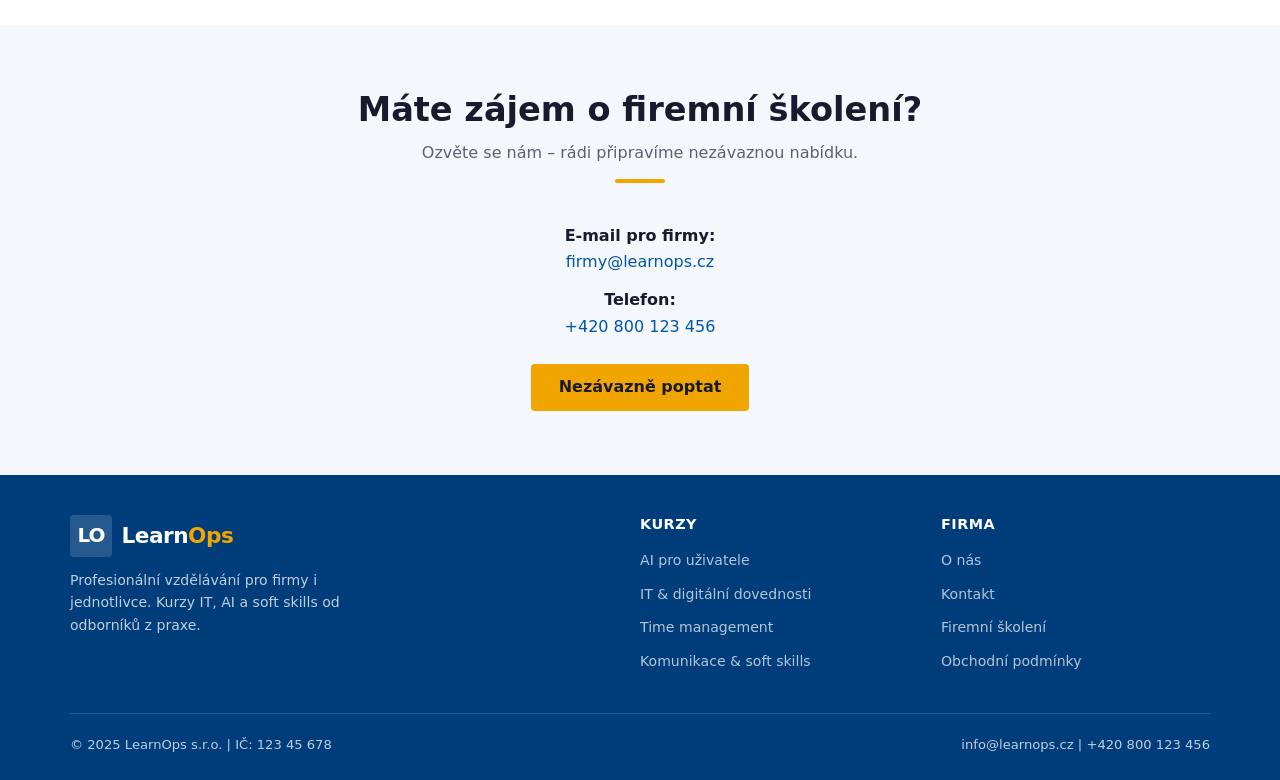
<file: firemni-skoleni.html>
<!DOCTYPE html>
<html lang="cs">
<head>
  <meta charset="UTF-8" />
  <meta name="viewport" content="width=device-width, initial-scale=1.0" />
  <meta name="description" content="Firemní školení na míru – přizpůsobíme obsah a rozsah kurzu přesně potřebám vaší firmy. LearnOps vzdělávací agentura." />
  <meta property="og:type" content="website" />
  <meta property="og:url" content="https://vejborny.github.io/LearnOps/firemni-skoleni.html" />
  <meta property="og:title" content="Firemní školení na míru | LearnOps" />
  <meta property="og:description" content="Firemní školení na míru – přizpůsobíme obsah a rozsah kurzu přesně potřebám vaší firmy." />
  <meta property="og:locale" content="cs_CZ" />
  <meta name="twitter:card" content="summary" />
  <title>Firemní školení na míru | LearnOps</title>
  <link rel="stylesheet" href="styles.css" />
  <link rel="icon" href="favicon.svg" type="image/svg+xml" />
</head>
<body>

  <!-- ===== HEADER ===== -->
  <header class="site-header">
    <div class="container header-inner">
      <a href="index.html" class="logo">
        <div class="logo__mark">LO</div>
        <span class="logo__text">Learn<span>Ops</span></span>
      </a>
      <input type="checkbox" id="nav-toggle" class="nav-toggle__input" />
      <label for="nav-toggle" class="nav-toggle__label" aria-label="Navigační menu">
        <span></span><span></span><span></span>
      </label>
      <nav class="site-nav" aria-label="Hlavní navigace">
        <ul>
          <li><a href="index.html">Domů</a></li>
          <li><a href="course-1.html">AI kurzy</a></li>
          <li><a href="course-3.html">IT dovednosti</a></li>
          <li><a href="course-2.html">Time management</a></li>
          <li><a href="course-4.html">Komunikace</a></li>
          <li><a href="index.html#o-nas">O nás</a></li>
          <li><a href="index.html#kontakt" class="nav-cta">Kontakt</a></li>
        </ul>
      </nav>
    </div>
  </header>

  <main>

    <!-- ===== PAGE HEADER ===== -->
    <div class="page-header">
      <div class="container">
        <div class="page-header__breadcrumb">
          <a href="index.html">Domů</a> › Firemní školení
        </div>
        <h1><span aria-hidden="true">🏢</span> Firemní školení na míru</h1>
        <p>
          Připravíme vzdělávací program přesně podle potřeb vaší firmy a týmu.
          Od analýzy potřeb po realizaci a vyhodnocení výsledků.
        </p>
        <div class="page-header__meta">
          <span class="badge">10–500 účastníků</span>
          <span class="badge">Praha, Brno &amp; u vás ve firmě</span>
          <span class="badge">Certifikát</span>
        </div>
      </div>
    </div>

    <!-- ===== BENEFITS ===== -->
    <section class="section">
      <div class="container">
        <div class="section-heading">
          <h2>Co získáte s firemním školením</h2>
          <p>Vzdělávání přizpůsobené vašim procesům, kultuře a cílům.</p>
          <div class="section-heading__line"></div>
        </div>
        <div class="usp-grid">
          <div class="usp-item">
            <div class="usp-item__icon"><span aria-hidden="true">🔍</span></div>
            <div>
              <h3>Analýza potřeb zdarma</h3>
              <p>Před každým školením provedeme bezplatnou analýzu vzdělávacích potřeb vašeho týmu.</p>
            </div>
          </div>
          <div class="usp-item">
            <div class="usp-item__icon"><span aria-hidden="true">🎯</span></div>
            <div>
              <h3>Obsah na míru</h3>
              <p>Program přizpůsobíme vašim procesům, firemní kultuře a konkrétním pracovním situacím.</p>
            </div>
          </div>
          <div class="usp-item">
            <div class="usp-item__icon"><span aria-hidden="true">📅</span></div>
            <div>
              <h3>Flexibilní termíny</h3>
              <p>Školení realizujeme v termínech, které vyhovují vám – včetně víkendů a večerů.</p>
            </div>
          </div>
          <div class="usp-item">
            <div class="usp-item__icon"><span aria-hidden="true">📈</span></div>
            <div>
              <h3>Měřitelné výsledky</h3>
              <p>Po školení obdržíte zprávu s výsledky hodnocení a doporučeními pro další rozvoj.</p>
            </div>
          </div>
        </div>
      </div>
    </section>

    <!-- ===== PROCESS ===== -->
    <section class="section section--alt">
      <div class="container">
        <div class="section-heading">
          <h2>Jak to funguje?</h2>
          <p>Tři jednoduché kroky od prvního kontaktu po realizaci.</p>
          <div class="section-heading__line"></div>
        </div>
        <div class="process-steps">
          <div class="process-step">
            <h3>Nezávazná konzultace</h3>
            <p>Kontaktujte nás telefonicky nebo e-mailem. Probereme vaše potřeby a do 24 hodin vám zašleme základní návrh.</p>
          </div>
          <div class="process-step">
            <h3>Návrh programu</h3>
            <p>Připravíme detailní osnovu kurzu, specifikaci lektora a cenovou nabídku šitou na míru vaší firmě.</p>
          </div>
          <div class="process-step">
            <h3>Realizace a zpětná vazba</h3>
            <p>Provedeme školení a po jeho skončení vyhodnotíme výsledky, zajistíme materiály a certifikáty.</p>
          </div>
        </div>
      </div>
    </section>

    <!-- ===== TESTIMONIALS ===== -->
    <section class="section">
      <div class="container">
        <div class="section-heading">
          <h2>Co říkají naši klienti</h2>
          <div class="section-heading__line"></div>
        </div>
        <div class="testimonial-grid">
          <div class="testimonial">
            <p>„Kurz AI pro uživatele naprosto změnil způsob, jak přistupuji ke své každodenní práci.
              Ušetřím minimálně 2 hodiny denně díky nástrojům, které jsem se naučil používat."</p>
            <div class="testimonial__author">Marek S. – projektový manažer, Praha</div>
          </div>
          <div class="testimonial">
            <p>„Školení time managementu pro náš tým bylo přesně to, co jsme potřebovali.
              Lektorka přizpůsobila obsah naší realitě a výsledky jsou vidět dodnes."</p>
            <div class="testimonial__author">Jana K. – HR manažerka, Brno</div>
          </div>
          <div class="testimonial">
            <p>„Profesionální přístup, skvělé materiály a praktické příklady. LearnOps je
              vzdělávací agentura, ke které se vždy rád vracím."</p>
            <div class="testimonial__author">Tomáš V. – IT analytik, Praha</div>
          </div>
        </div>
      </div>
    </section>

    <!-- ===== CTA ===== -->
    <section class="section section--alt" id="kontakt">
      <div class="container">
        <div class="section-heading">
          <h2>Máte zájem o firemní školení?</h2>
          <p>Ozvěte se nám – rádi připravíme nezávaznou nabídku.</p>
          <div class="section-heading__line"></div>
        </div>
        <div style="max-width:480px; margin-inline:auto; text-align:center;">
          <p><strong>E-mail pro firmy:</strong><br>
            <a href="mailto:firmy@learnops.cz">firmy@learnops.cz</a></p>
          <p style="margin-top:.75rem;"><strong>Telefon:</strong><br>
            <a href="tel:+420800123456">+420 800 123 456</a></p>
          <a href="mailto:firmy@learnops.cz" class="btn btn--primary" style="margin-top:1.5rem;">
            Nezávazně poptat
          </a>
        </div>
      </div>
    </section>

  </main>

  <!-- ===== FOOTER ===== -->
  <footer class="site-footer">
    <div class="container">
      <div class="footer-grid">
        <div class="footer-brand">
          <a href="index.html" class="logo">
            <div class="logo__mark">LO</div>
            <span class="logo__text">Learn<span>Ops</span></span>
          </a>
          <p>Profesionální vzdělávání pro firmy i jednotlivce. Kurzy IT, AI a soft skills od odborníků z praxe.</p>
        </div>
        <div class="footer-col">
          <h4>Kurzy</h4>
          <ul>
            <li><a href="course-1.html">AI pro uživatele</a></li>
            <li><a href="course-3.html">IT &amp; digitální dovednosti</a></li>
            <li><a href="course-2.html">Time management</a></li>
            <li><a href="course-4.html">Komunikace &amp; soft skills</a></li>
          </ul>
        </div>
        <div class="footer-col">
          <h4>Firma</h4>
          <ul>
            <li><a href="index.html#o-nas">O nás</a></li>
            <li><a href="index.html#kontakt">Kontakt</a></li>
            <li><a href="firemni-skoleni.html">Firemní školení</a></li>
            <li><a href="obchodni-podminky.html">Obchodní podmínky</a></li>
          </ul>
        </div>
      </div>
      <div class="footer-bottom">
        <span>© 2025 LearnOps s.r.o. | IČ: 123 45 678</span>
        <span>info@learnops.cz | +420 800 123 456</span>
      </div>
    </div>
  </footer>

  <a href="#" class="back-to-top" id="back-to-top" aria-label="Zpět nahoru">↑</a>
  <script>
    (function(){
      var btn=document.getElementById('back-to-top');
      window.addEventListener('scroll',function(){ btn.classList.toggle('visible',scrollY>400); },{passive:true});
    })();
  </script>
</body>
</html>
</file>
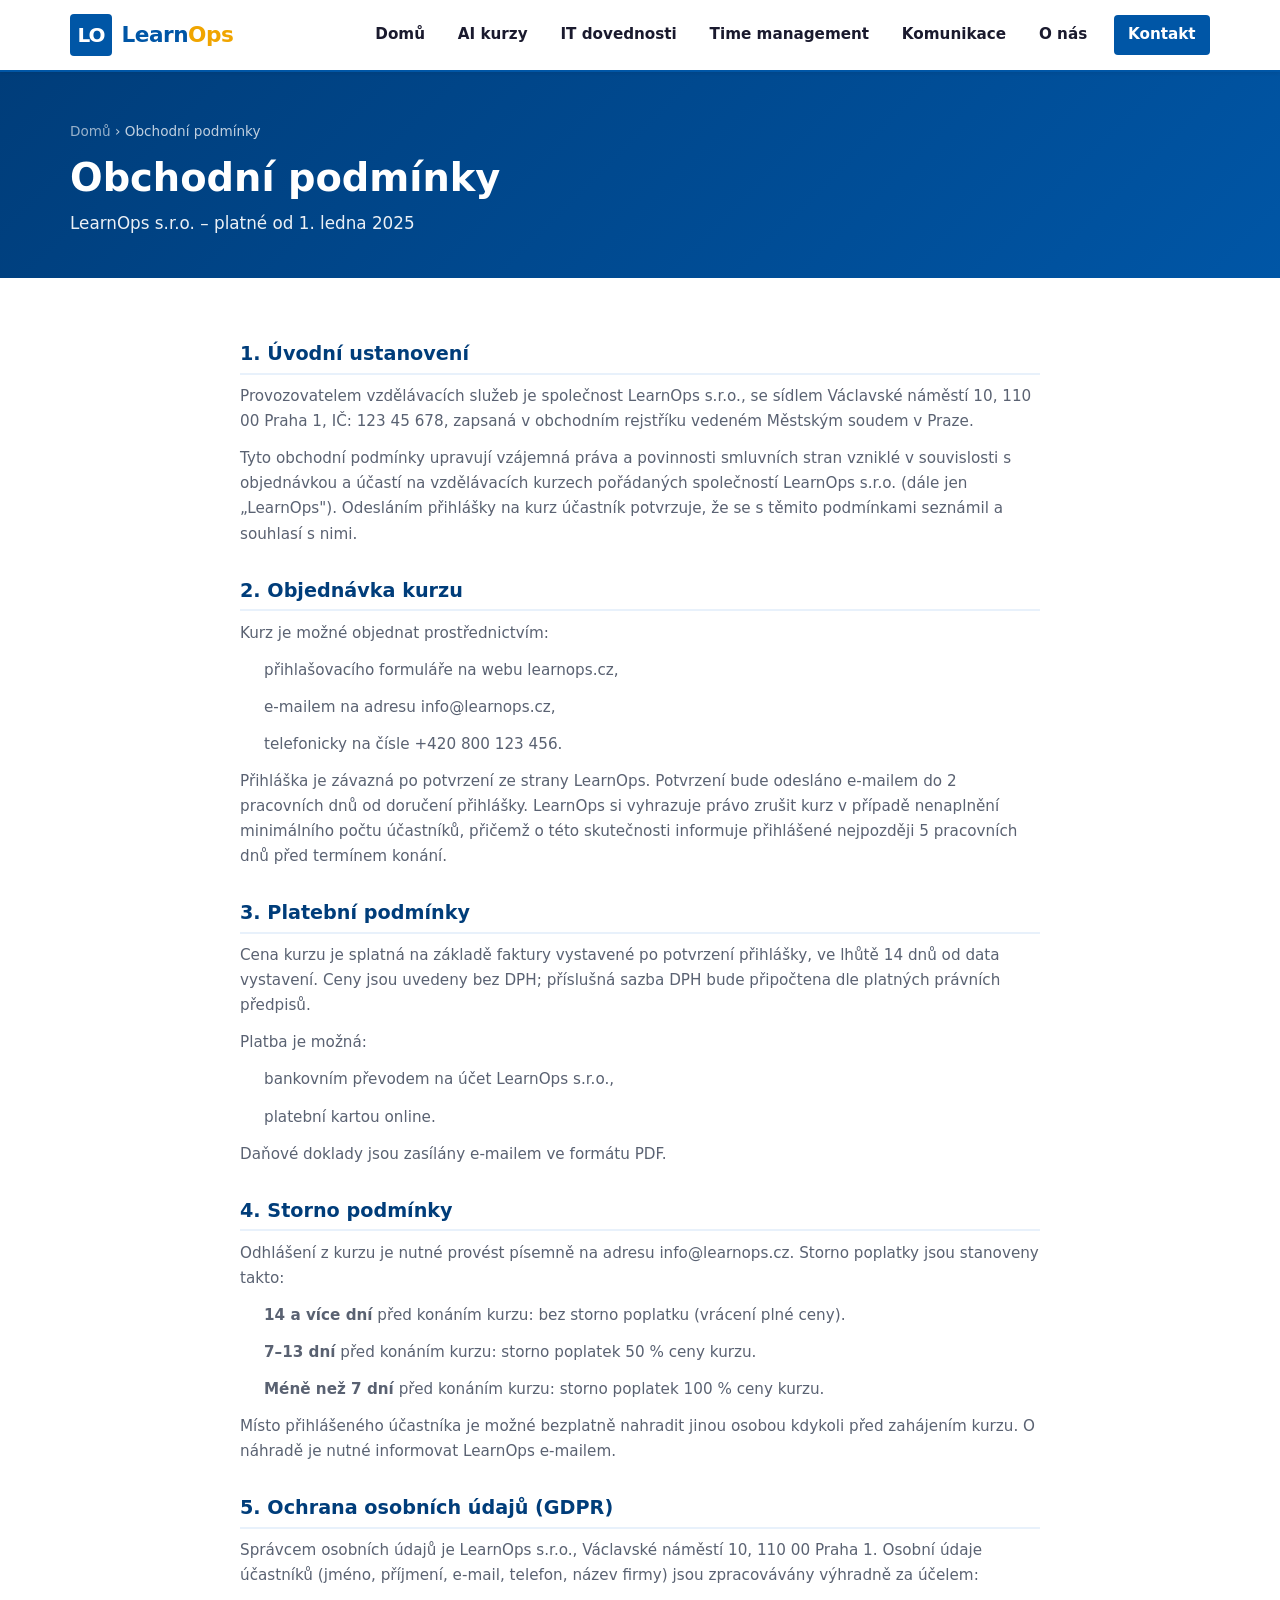
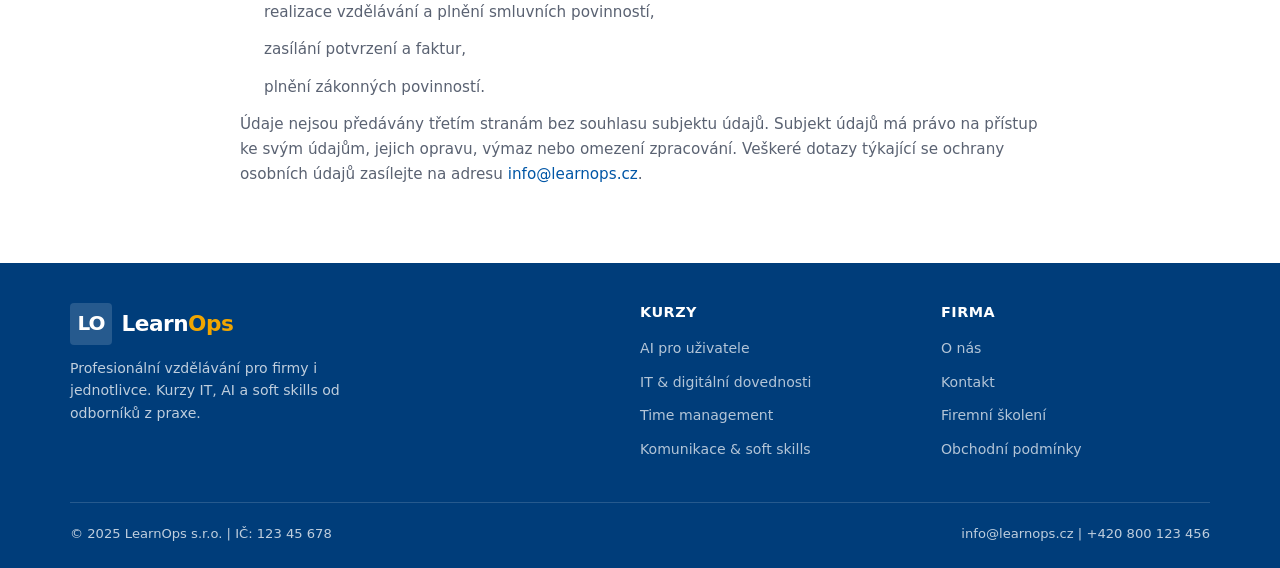
<file: obchodni-podminky.html>
<!DOCTYPE html>
<html lang="cs">
<head>
  <meta charset="UTF-8" />
  <meta name="viewport" content="width=device-width, initial-scale=1.0" />
  <meta name="description" content="Obchodní podmínky LearnOps s.r.o. – podmínky objednávky kurzu, platební a storno podmínky, ochrana osobních údajů." />
  <meta property="og:type" content="website" />
  <meta property="og:url" content="https://vejborny.github.io/LearnOps/obchodni-podminky.html" />
  <meta property="og:title" content="Obchodní podmínky | LearnOps" />
  <meta property="og:description" content="Obchodní podmínky LearnOps s.r.o. – platební a storno podmínky, ochrana osobních údajů." />
  <meta property="og:locale" content="cs_CZ" />
  <meta name="twitter:card" content="summary" />
  <title>Obchodní podmínky | LearnOps</title>
  <link rel="stylesheet" href="styles.css" />
  <link rel="icon" href="favicon.svg" type="image/svg+xml" />
</head>
<body>

  <!-- ===== HEADER ===== -->
  <header class="site-header">
    <div class="container header-inner">
      <a href="index.html" class="logo">
        <div class="logo__mark">LO</div>
        <span class="logo__text">Learn<span>Ops</span></span>
      </a>
      <input type="checkbox" id="nav-toggle" class="nav-toggle__input" />
      <label for="nav-toggle" class="nav-toggle__label" aria-label="Navigační menu">
        <span></span><span></span><span></span>
      </label>
      <nav class="site-nav" aria-label="Hlavní navigace">
        <ul>
          <li><a href="index.html">Domů</a></li>
          <li><a href="course-1.html">AI kurzy</a></li>
          <li><a href="course-3.html">IT dovednosti</a></li>
          <li><a href="course-2.html">Time management</a></li>
          <li><a href="course-4.html">Komunikace</a></li>
          <li><a href="index.html#o-nas">O nás</a></li>
          <li><a href="index.html#kontakt" class="nav-cta">Kontakt</a></li>
        </ul>
      </nav>
    </div>
  </header>

  <main>

    <!-- ===== PAGE HEADER ===== -->
    <div class="page-header">
      <div class="container">
        <div class="page-header__breadcrumb">
          <a href="index.html">Domů</a> › Obchodní podmínky
        </div>
        <h1>Obchodní podmínky</h1>
        <p>LearnOps s.r.o. – platné od 1. ledna 2025</p>
      </div>
    </div>

    <!-- ===== CONTENT ===== -->
    <section class="section">
      <div class="container">
        <div class="legal-content">

          <h2>1. Úvodní ustanovení</h2>
          <p>
            Provozovatelem vzdělávacích služeb je společnost LearnOps s.r.o., se sídlem
            Václavské náměstí 10, 110 00 Praha 1, IČ: 123 45 678, zapsaná v obchodním
            rejstříku vedeném Městským soudem v Praze.
          </p>
          <p>
            Tyto obchodní podmínky upravují vzájemná práva a povinnosti smluvních stran
            vzniklé v souvislosti s objednávkou a účastí na vzdělávacích kurzech pořádaných
            společností LearnOps s.r.o. (dále jen „LearnOps"). Odesláním přihlášky na kurz
            účastník potvrzuje, že se s těmito podmínkami seznámil a souhlasí s nimi.
          </p>

          <h2>2. Objednávka kurzu</h2>
          <p>Kurz je možné objednat prostřednictvím:</p>
          <ul>
            <li>přihlašovacího formuláře na webu learnops.cz,</li>
            <li>e-mailem na adresu info@learnops.cz,</li>
            <li>telefonicky na čísle +420 800 123 456.</li>
          </ul>
          <p>
            Přihláška je závazná po potvrzení ze strany LearnOps. Potvrzení bude odesláno
            e-mailem do 2 pracovních dnů od doručení přihlášky. LearnOps si vyhrazuje právo
            zrušit kurz v případě nenaplnění minimálního počtu účastníků, přičemž o této
            skutečnosti informuje přihlášené nejpozději 5 pracovních dnů před termínem konání.
          </p>

          <h2>3. Platební podmínky</h2>
          <p>
            Cena kurzu je splatná na základě faktury vystavené po potvrzení přihlášky,
            ve lhůtě 14 dnů od data vystavení. Ceny jsou uvedeny bez DPH; příslušná sazba
            DPH bude připočtena dle platných právních předpisů.
          </p>
          <p>Platba je možná:</p>
          <ul>
            <li>bankovním převodem na účet LearnOps s.r.o.,</li>
            <li>platební kartou online.</li>
          </ul>
          <p>Daňové doklady jsou zasílány e-mailem ve formátu PDF.</p>

          <h2>4. Storno podmínky</h2>
          <p>
            Odhlášení z kurzu je nutné provést písemně na adresu info@learnops.cz.
            Storno poplatky jsou stanoveny takto:
          </p>
          <ul>
            <li><strong>14 a více dní</strong> před konáním kurzu: bez storno poplatku (vrácení plné ceny).</li>
            <li><strong>7–13 dní</strong> před konáním kurzu: storno poplatek 50 % ceny kurzu.</li>
            <li><strong>Méně než 7 dní</strong> před konáním kurzu: storno poplatek 100 % ceny kurzu.</li>
          </ul>
          <p>
            Místo přihlášeného účastníka je možné bezplatně nahradit jinou osobou kdykoli
            před zahájením kurzu. O náhradě je nutné informovat LearnOps e-mailem.
          </p>

          <h2>5. Ochrana osobních údajů (GDPR)</h2>
          <p>
            Správcem osobních údajů je LearnOps s.r.o., Václavské náměstí 10, 110 00 Praha 1.
            Osobní údaje účastníků (jméno, příjmení, e-mail, telefon, název firmy) jsou
            zpracovávány výhradně za účelem:
          </p>
          <ul>
            <li>realizace vzdělávání a plnění smluvních povinností,</li>
            <li>zasílání potvrzení a faktur,</li>
            <li>plnění zákonných povinností.</li>
          </ul>
          <p>
            Údaje nejsou předávány třetím stranám bez souhlasu subjektu údajů.
            Subjekt údajů má právo na přístup ke svým údajům, jejich opravu, výmaz nebo
            omezení zpracování. Veškeré dotazy týkající se ochrany osobních údajů zasílejte
            na adresu <a href="mailto:info@learnops.cz">info@learnops.cz</a>.
          </p>

        </div>
      </div>
    </section>

  </main>

  <!-- ===== FOOTER ===== -->
  <footer class="site-footer">
    <div class="container">
      <div class="footer-grid">
        <div class="footer-brand">
          <a href="index.html" class="logo">
            <div class="logo__mark">LO</div>
            <span class="logo__text">Learn<span>Ops</span></span>
          </a>
          <p>Profesionální vzdělávání pro firmy i jednotlivce. Kurzy IT, AI a soft skills od odborníků z praxe.</p>
        </div>
        <div class="footer-col">
          <h4>Kurzy</h4>
          <ul>
            <li><a href="course-1.html">AI pro uživatele</a></li>
            <li><a href="course-3.html">IT &amp; digitální dovednosti</a></li>
            <li><a href="course-2.html">Time management</a></li>
            <li><a href="course-4.html">Komunikace &amp; soft skills</a></li>
          </ul>
        </div>
        <div class="footer-col">
          <h4>Firma</h4>
          <ul>
            <li><a href="index.html#o-nas">O nás</a></li>
            <li><a href="index.html#kontakt">Kontakt</a></li>
            <li><a href="firemni-skoleni.html">Firemní školení</a></li>
            <li><a href="obchodni-podminky.html">Obchodní podmínky</a></li>
          </ul>
        </div>
      </div>
      <div class="footer-bottom">
        <span>© 2025 LearnOps s.r.o. | IČ: 123 45 678</span>
        <span>info@learnops.cz | +420 800 123 456</span>
      </div>
    </div>
  </footer>

  <a href="#" class="back-to-top" id="back-to-top" aria-label="Zpět nahoru">↑</a>
  <script>
    (function(){
      var btn=document.getElementById('back-to-top');
      window.addEventListener('scroll',function(){ btn.classList.toggle('visible',scrollY>400); },{passive:true});
    })();
  </script>
</body>
</html>
</file>
<file: styles.css>
/* ============================================================
   LearnOps – Vzdělávací agentura
   Shared stylesheet for all pages
   ============================================================ */

/* --- Custom properties --- */
:root {
  --color-primary:     #0056a6;
  --color-primary-dk:  #003d7a;
  --color-primary-lt:  #e8f1fb;
  --color-accent:      #f0a500;
  --color-text:        #1a1a2e;
  --color-text-muted:  #5a6272;
  --color-bg:          #ffffff;
  --color-bg-alt:      #f4f7fc;
  --color-border:      #d0dcea;
  --color-white:       #ffffff;

  --font-sans: 'Segoe UI', system-ui, -apple-system, Arial, sans-serif;

  --radius-sm:  4px;
  --radius-md:  8px;
  --radius-lg:  16px;

  --shadow-sm: 0 1px 4px rgba(0,0,0,.08);
  --shadow-md: 0 4px 16px rgba(0,0,0,.12);
  --shadow-lg: 0 8px 32px rgba(0,0,0,.14);

  --container: 1180px;
  --gap: 2rem;
}

/* --- Reset & base --- */
*, *::before, *::after { box-sizing: border-box; margin: 0; padding: 0; }

html { scroll-behavior: smooth; }

body {
  font-family: var(--font-sans);
  font-size: 1rem;
  line-height: 1.65;
  color: var(--color-text);
  background: var(--color-bg);
}

img { display: block; max-width: 100%; height: auto; }

a { color: var(--color-primary); text-decoration: none; }
a:hover { text-decoration: underline; }

ul { list-style: none; }

h1, h2, h3, h4 {
  line-height: 1.25;
  font-weight: 700;
  color: var(--color-text);
}

/* --- Layout helpers --- */
.container {
  width: 100%;
  max-width: var(--container);
  margin-inline: auto;
  padding-inline: 1.25rem;
}

.section { padding-block: 4rem; }
.section--alt { background: var(--color-bg-alt); }

/* ============================================================
   HEADER & NAV
   ============================================================ */
.site-header {
  background: var(--color-white);
  border-bottom: 2px solid var(--color-primary);
  position: sticky;
  top: 0;
  z-index: 100;
  box-shadow: var(--shadow-sm);
}

.header-inner {
  display: flex;
  align-items: center;
  justify-content: space-between;
  padding-block: 0.875rem;
}

.logo {
  display: flex;
  align-items: center;
  gap: 0.6rem;
  text-decoration: none;
}

.logo__mark {
  width: 42px;
  height: 42px;
  background: var(--color-primary);
  border-radius: var(--radius-sm);
  display: flex;
  align-items: center;
  justify-content: center;
  color: var(--color-white);
  font-size: 1.25rem;
  font-weight: 800;
  letter-spacing: -1px;
  flex-shrink: 0;
}

.logo__text {
  font-size: 1.35rem;
  font-weight: 800;
  color: var(--color-primary);
  letter-spacing: -0.5px;
}

.logo__text span {
  color: var(--color-accent);
}

.site-nav ul {
  display: flex;
  gap: 0.25rem;
  align-items: center;
}

.site-nav a {
  display: block;
  padding: 0.45rem 0.9rem;
  border-radius: var(--radius-sm);
  font-weight: 600;
  font-size: 0.95rem;
  color: var(--color-text);
  transition: background 0.2s, color 0.2s;
}

.site-nav a:hover,
.site-nav a.active {
  background: var(--color-primary-lt);
  color: var(--color-primary);
  text-decoration: none;
}

.site-nav a.nav-cta {
  background: var(--color-primary);
  color: var(--color-white);
  margin-left: 0.5rem;
}

.site-nav a.nav-cta:hover {
  background: var(--color-primary-dk);
  color: var(--color-white);
}

/* ============================================================
   HAMBURGER MENU (CSS-only checkbox hack)
   ============================================================ */

.nav-toggle__input { display: none; }

.nav-toggle__label {
  display: none;
  flex-direction: column;
  gap: 5px;
  cursor: pointer;
  padding: 6px;
  border-radius: var(--radius-sm);
}

.nav-toggle__label span {
  display: block;
  width: 24px;
  height: 2px;
  background: var(--color-text);
  border-radius: 2px;
  transition: all .25s;
}

.nav-toggle__input:checked ~ .nav-toggle__label span:nth-child(1) { transform: translateY(7px) rotate(45deg); }
.nav-toggle__input:checked ~ .nav-toggle__label span:nth-child(2) { opacity: 0; }
.nav-toggle__input:checked ~ .nav-toggle__label span:nth-child(3) { transform: translateY(-7px) rotate(-45deg); }

/* ============================================================
   HERO
   ============================================================ */
.hero {
  background: linear-gradient(135deg, var(--color-primary-dk) 0%, var(--color-primary) 60%, #1a7fd4 100%);
  color: var(--color-white);
  padding-block: 5rem 4rem;
  position: relative;
  overflow: hidden;
}

.hero::after {
  content: '';
  position: absolute;
  right: -80px;
  bottom: -80px;
  width: 420px;
  height: 420px;
  border-radius: 50%;
  background: rgba(255,255,255,.06);
  pointer-events: none;
}

.hero::before {
  content: '';
  position: absolute;
  right: 80px;
  top: -60px;
  width: 260px;
  height: 260px;
  border-radius: 50%;
  background: rgba(255,255,255,.04);
  pointer-events: none;
}

.hero__content {
  position: relative;
  z-index: 1;
  max-width: 680px;
}

.hero__eyebrow {
  display: inline-block;
  background: rgba(255,255,255,.18);
  color: var(--color-white);
  font-size: 0.8rem;
  font-weight: 700;
  letter-spacing: 1.5px;
  text-transform: uppercase;
  padding: 0.3rem 0.8rem;
  border-radius: 999px;
  margin-bottom: 1.25rem;
}

.hero h1 {
  font-size: clamp(2rem, 4vw, 3rem);
  color: var(--color-white);
  margin-bottom: 1.1rem;
}

.hero p {
  font-size: 1.1rem;
  color: rgba(255,255,255,.92);
  margin-bottom: 2rem;
  max-width: 560px;
}

.btn {
  display: inline-block;
  padding: 0.75rem 1.75rem;
  border-radius: var(--radius-sm);
  font-weight: 700;
  font-size: 1rem;
  cursor: pointer;
  transition: all 0.2s;
  text-decoration: none;
  line-height: 1.4;
}

.btn--primary {
  background: var(--color-accent);
  color: #1a1a2e;
}

.btn--primary:hover {
  background: #d99200;
  text-decoration: none;
  color: #1a1a2e;
}

.btn--outline {
  background: transparent;
  color: var(--color-white);
  border: 2px solid rgba(255,255,255,.6);
  margin-left: 1rem;
}

.btn--outline:hover {
  background: rgba(255,255,255,.15);
  text-decoration: none;
  color: var(--color-white);
}

.btn--blue {
  background: var(--color-primary);
  color: var(--color-white);
}

.btn--blue:hover {
  background: var(--color-primary-dk);
  text-decoration: none;
  color: var(--color-white);
}

/* ============================================================
   STATS BAR
   ============================================================ */
.stats-bar {
  background: var(--color-white);
  border-bottom: 1px solid var(--color-border);
  padding-block: 1.5rem;
  box-shadow: var(--shadow-sm);
}

.stats-bar__grid {
  display: flex;
  flex-wrap: wrap;
  gap: 1rem;
  justify-content: space-around;
  align-items: center;
}

.stat {
  text-align: center;
  padding: 0.5rem 1rem;
}

.stat__number {
  font-size: 2rem;
  font-weight: 800;
  color: var(--color-primary);
  line-height: 1;
}

.stat__label {
  font-size: 0.82rem;
  color: var(--color-text-muted);
  margin-top: 0.2rem;
  font-weight: 500;
}

/* ============================================================
   SECTION HEADINGS
   ============================================================ */
.section-heading {
  text-align: center;
  margin-bottom: 2.5rem;
}

.section-heading h2 {
  font-size: clamp(1.5rem, 3vw, 2.1rem);
  margin-bottom: 0.6rem;
}

.section-heading p {
  color: var(--color-text-muted);
  max-width: 600px;
  margin-inline: auto;
}

.section-heading__line {
  width: 50px;
  height: 4px;
  background: var(--color-accent);
  border-radius: 2px;
  margin: 0.75rem auto 0;
}

/* ============================================================
   COURSE CATEGORY CARDS (homepage)
   ============================================================ */
.cards-grid {
  display: grid;
  grid-template-columns: repeat(auto-fit, minmax(280px, 1fr));
  gap: 1.5rem;
}

.card {
  background: var(--color-white);
  border: 1px solid var(--color-border);
  border-radius: var(--radius-md);
  padding: 1.75rem;
  transition: box-shadow 0.2s, transform 0.2s;
  display: flex;
  flex-direction: column;
}

.card:hover {
  box-shadow: var(--shadow-md);
  transform: translateY(-3px);
}

.card__icon {
  width: 52px;
  height: 52px;
  border-radius: var(--radius-sm);
  background: var(--color-primary-lt);
  display: flex;
  align-items: center;
  justify-content: center;
  font-size: 1.6rem;
  margin-bottom: 1.1rem;
}

.card__icon--green { background: #e6f4ea; }
.card__icon--orange { background: #fff4e0; }
.card__icon--purple { background: #f0eaff; }

.card h3 {
  font-size: 1.1rem;
  margin-bottom: 0.5rem;
}

.card p {
  color: var(--color-text-muted);
  font-size: 0.93rem;
  flex: 1;
  margin-bottom: 1.25rem;
}

.card__link {
  font-weight: 700;
  font-size: 0.9rem;
  color: var(--color-primary);
  display: inline-flex;
  align-items: center;
  gap: 0.35rem;
}

.card__link:hover { text-decoration: none; gap: 0.6rem; }

/* ============================================================
   ABOUT / USP STRIP
   ============================================================ */
.usp-grid {
  display: grid;
  grid-template-columns: repeat(auto-fit, minmax(200px, 1fr));
  gap: 1.5rem;
}

.usp-item {
  display: flex;
  gap: 1rem;
  align-items: flex-start;
}

.usp-item__icon {
  font-size: 1.8rem;
  flex-shrink: 0;
  margin-top: 0.15rem;
}

.usp-item h3 {
  font-size: 1rem;
  margin-bottom: 0.25rem;
}

.usp-item p {
  font-size: 0.88rem;
  color: var(--color-text-muted);
}

/* ============================================================
   TESTIMONIAL
   ============================================================ */
.testimonial-grid {
  display: grid;
  grid-template-columns: repeat(auto-fit, minmax(280px, 1fr));
  gap: 1.5rem;
}

.testimonial {
  background: var(--color-white);
  border-left: 4px solid var(--color-primary);
  border-radius: var(--radius-md);
  padding: 1.5rem 1.75rem;
  box-shadow: var(--shadow-sm);
}

.testimonial p { font-style: italic; color: var(--color-text-muted); margin-bottom: 1rem; }

.testimonial__author {
  font-weight: 700;
  font-size: 0.9rem;
  color: var(--color-primary);
}

/* ============================================================
   CONTACT SECTION
   ============================================================ */
.contact-grid {
  display: grid;
  grid-template-columns: 1fr 1fr;
  gap: 3rem;
  align-items: start;
}

.contact-info h2 { margin-bottom: 1rem; }
.contact-info p  { color: var(--color-text-muted); margin-bottom: 0.5rem; }

.contact-info__item {
  display: flex;
  gap: 0.75rem;
  align-items: flex-start;
  margin-bottom: 1rem;
}

.contact-info__item .icon {
  font-size: 1.2rem;
  flex-shrink: 0;
  margin-top: 0.1rem;
}

/* ============================================================
   PROCESS STEPS (firemni-skoleni)
   ============================================================ */

.process-steps {
  display: grid;
  grid-template-columns: repeat(auto-fit, minmax(250px, 1fr));
  gap: 1.5rem;
  counter-reset: step-counter;
}

.process-step {
  background: var(--color-white);
  border: 1px solid var(--color-border);
  border-radius: var(--radius-md);
  padding: 1.75rem;
  counter-increment: step-counter;
  position: relative;
}

.process-step::before {
  content: counter(step-counter);
  position: absolute;
  top: -1px;
  left: -1px;
  width: 36px;
  height: 36px;
  background: var(--color-primary);
  color: var(--color-white);
  font-weight: 800;
  font-size: 1rem;
  display: flex;
  align-items: center;
  justify-content: center;
  border-radius: var(--radius-sm) 0 var(--radius-sm) 0;
}

.process-step h3 { font-size: 1rem; margin-bottom: 0.5rem; }
.process-step p  { font-size: 0.9rem; color: var(--color-text-muted); margin: 0; }

/* ============================================================
   LEGAL CONTENT (obchodni-podminky)
   ============================================================ */

.legal-content {
  max-width: 800px;
  margin-inline: auto;
}

.legal-content h2 {
  font-size: 1.2rem;
  margin: 2rem 0 .6rem;
  padding-bottom: .4rem;
  border-bottom: 2px solid var(--color-primary-lt);
  color: var(--color-primary-dk);
}

.legal-content h2:first-child { margin-top: 0; }

.legal-content p,
.legal-content li {
  color: var(--color-text-muted);
  font-size: .95rem;
  margin-bottom: .75rem;
}

.legal-content ol,
.legal-content ul {
  padding-left: 1.5rem;
  margin-bottom: .75rem;
}

/* ============================================================
   FOOTER
   ============================================================ */
.site-footer {
  background: var(--color-primary-dk);
  color: rgba(255,255,255,.75);
  padding-block: 2.5rem 1.5rem;
}

.footer-grid {
  display: grid;
  grid-template-columns: 2fr 1fr 1fr;
  gap: 2rem;
  margin-bottom: 2rem;
}

.footer-brand .logo__text { color: var(--color-white); }
.footer-brand p {
  margin-top: 0.75rem;
  font-size: 0.88rem;
  max-width: 280px;
  line-height: 1.6;
}

.footer-col h4 {
  color: var(--color-white);
  font-size: 0.9rem;
  letter-spacing: 0.5px;
  text-transform: uppercase;
  margin-bottom: 0.9rem;
}

.footer-col ul li { margin-bottom: 0.45rem; }
.footer-col ul li a {
  color: rgba(255,255,255,.7);
  font-size: 0.88rem;
}
.footer-col ul li a:hover { color: var(--color-white); text-decoration: none; }

.footer-bottom {
  border-top: 1px solid rgba(255,255,255,.15);
  padding-top: 1.25rem;
  display: flex;
  justify-content: space-between;
  align-items: center;
  font-size: 0.82rem;
  flex-wrap: wrap;
  gap: 0.5rem;
}

/* ============================================================
   COURSE SUBPAGE – PAGE HEADER
   ============================================================ */
.page-header {
  background: linear-gradient(135deg, var(--color-primary-dk), var(--color-primary));
  color: var(--color-white);
  padding-block: 3rem 2.5rem;
}

.page-header__breadcrumb {
  font-size: 0.85rem;
  opacity: 0.75;
  margin-bottom: 0.75rem;
}

.page-header__breadcrumb a {
  color: rgba(255,255,255,.8);
}

.page-header__breadcrumb a:hover { color: var(--color-white); text-decoration: none; }

.page-header h1 {
  color: var(--color-white);
  font-size: clamp(1.6rem, 3vw, 2.4rem);
  margin-bottom: 0.5rem;
}

.page-header p {
  color: rgba(255,255,255,.92);
  max-width: 600px;
  font-size: 1.05rem;
}

.page-header__meta {
  display: flex;
  flex-wrap: wrap;
  gap: 1.25rem;
  margin-top: 1.25rem;
}

.badge {
  display: inline-flex;
  align-items: center;
  gap: 0.4rem;
  background: rgba(0,0,0,.28);
  color: var(--color-white);
  padding: 0.3rem 0.85rem;
  border-radius: 999px;
  font-size: 0.82rem;
  font-weight: 600;
}

/* ============================================================
   COURSE SUBPAGE – FILTERS
   ============================================================ */
.filter-bar {
  background: var(--color-white);
  border-bottom: 1px solid var(--color-border);
  padding-block: 0.875rem;
  position: sticky;
  top: 62px;
  z-index: 50;
}

.filter-bar__inner {
  display: flex;
  flex-wrap: wrap;
  gap: 0.5rem;
  align-items: center;
}

.filter-label {
  font-size: 0.85rem;
  font-weight: 700;
  color: var(--color-text-muted);
  margin-right: 0.5rem;
}

.filter-btn {
  padding: 0.35rem 1rem;
  border-radius: 999px;
  border: 1px solid var(--color-border);
  background: var(--color-white);
  color: var(--color-text);
  font-size: 0.85rem;
  font-weight: 600;
  cursor: pointer;
  transition: all 0.15s;
  text-decoration: none;
}

.filter-btn:hover,
.filter-btn.active {
  background: var(--color-primary);
  border-color: var(--color-primary);
  color: var(--color-white);
  text-decoration: none;
}

/* ============================================================
   COURSE SUBPAGE – COURSE LIST
   ============================================================ */
.course-layout {
  display: grid;
  grid-template-columns: 1fr 300px;
  gap: 2rem;
  align-items: start;
  padding-block: 2.5rem;
}

.course-list {
  display: flex;
  flex-direction: column;
  gap: 1.25rem;
}

.course-card {
  background: var(--color-white);
  border: 1px solid var(--color-border);
  border-radius: var(--radius-md);
  padding: 1.5rem 1.75rem;
  display: grid;
  grid-template-columns: 1fr auto;
  gap: 1rem;
  align-items: start;
  transition: box-shadow 0.2s;
}

.course-card:hover { box-shadow: var(--shadow-md); }

.course-card__body h3 {
  font-size: 1.1rem;
  margin-bottom: 0.4rem;
  color: var(--color-primary-dk);
}

.course-card__meta {
  display: flex;
  flex-wrap: wrap;
  gap: 0.75rem;
  font-size: 0.83rem;
  color: var(--color-text-muted);
  margin-bottom: 0.6rem;
}

.course-card__meta span {
  display: inline-flex;
  align-items: center;
  gap: 0.3rem;
}

.course-card__desc {
  font-size: 0.93rem;
  color: var(--color-text-muted);
}

.course-card__aside {
  display: flex;
  flex-direction: column;
  align-items: flex-end;
  gap: 0.75rem;
  min-width: 130px;
}

.course-card__price {
  font-size: 1.2rem;
  font-weight: 800;
  color: var(--color-primary);
  white-space: nowrap;
}

.course-card__price small {
  display: block;
  font-size: 0.72rem;
  font-weight: 400;
  color: var(--color-text-muted);
}

.tag {
  display: inline-block;
  padding: 0.2rem 0.65rem;
  border-radius: 999px;
  font-size: 0.75rem;
  font-weight: 600;
}

.tag--blue   { background: var(--color-primary-lt); color: var(--color-primary); }
.tag--green  { background: #e6f4ea; color: #2e7d32; }
.tag--orange { background: #fff4e0; color: #b45309; }

/* ============================================================
   SIDEBAR
   ============================================================ */
.sidebar {
  display: flex;
  flex-direction: column;
  gap: 1.25rem;
  position: sticky;
  top: 110px;
}

.sidebar-box {
  background: var(--color-white);
  border: 1px solid var(--color-border);
  border-radius: var(--radius-md);
  padding: 1.4rem;
}

.sidebar-box h3 {
  font-size: 1rem;
  margin-bottom: 0.9rem;
  padding-bottom: 0.6rem;
  border-bottom: 2px solid var(--color-primary-lt);
}

.sidebar-box ul li {
  padding: 0.4rem 0;
  border-bottom: 1px solid var(--color-bg-alt);
  font-size: 0.9rem;
  color: var(--color-text-muted);
  display: flex;
  align-items: center;
  gap: 0.5rem;
}

.sidebar-box ul li:last-child { border-bottom: none; }

.sidebar-box--cta {
  background: var(--color-primary-lt);
  color: var(--color-primary-dk);
  border: 2px solid var(--color-primary);
  text-align: center;
}

.sidebar-box--cta h3 {
  color: var(--color-primary-dk);
  border-bottom-color: var(--color-border);
}

.sidebar-box--cta p {
  font-size: 0.9rem;
  color: var(--color-text-muted);
  margin-bottom: 1rem;
}

.sidebar-box--cta .btn {
  width: 100%;
  text-align: center;
  background: var(--color-primary);
  color: var(--color-white);
}

.sidebar-box--cta .btn:hover { background: var(--color-primary-dk); color: var(--color-white); }

/* ============================================================
   COURSE DETAIL EXPAND (accordion-like static)
   ============================================================ */
.detail-tabs {
  margin-bottom: 1.5rem;
  display: flex;
  gap: 0.5rem;
  border-bottom: 2px solid var(--color-border);
  flex-wrap: wrap;
}

.detail-tab {
  padding: 0.6rem 1.2rem;
  font-weight: 600;
  font-size: 0.9rem;
  color: var(--color-text-muted);
  border-bottom: 3px solid transparent;
  margin-bottom: -2px;
  cursor: pointer;
  background: none;
  border: none;
  font-family: inherit;
}

.detail-tab:focus-visible {
  outline: 2px solid var(--color-primary);
  outline-offset: 2px;
}

.detail-tab.active {
  color: var(--color-primary);
  border-bottom-color: var(--color-primary);
}

.objectives-list {
  list-style: none;
  display: grid;
  grid-template-columns: repeat(auto-fit, minmax(220px, 1fr));
  gap: 0.6rem;
  margin-bottom: 1.5rem;
}

.objectives-list li {
  display: flex;
  align-items: flex-start;
  gap: 0.5rem;
  font-size: 0.93rem;
  color: var(--color-text-muted);
}

.objectives-list li::before {
  content: '✓';
  color: var(--color-primary);
  font-weight: 800;
  flex-shrink: 0;
}

/* ============================================================
   DATES TABLE
   ============================================================ */
.dates-table {
  width: 100%;
  border-collapse: collapse;
  font-size: 0.91rem;
  margin-top: 1rem;
}

.dates-table th {
  background: var(--color-primary-lt);
  color: var(--color-primary-dk);
  padding: 0.65rem 1rem;
  text-align: left;
  font-weight: 700;
}

.dates-table td {
  padding: 0.65rem 1rem;
  border-bottom: 1px solid var(--color-border);
  color: var(--color-text);
}

.dates-table tr:last-child td { border-bottom: none; }
.dates-table tr:hover td { background: var(--color-bg-alt); }

/* Use .btn--sm on table buttons — see UTILITY CLASSES */

/* ============================================================
   UTILITY CLASSES
   ============================================================ */

/* Visually hidden but accessible to screen readers */
.sr-only {
  position: absolute;
  width: 1px;
  height: 1px;
  padding: 0;
  margin: -1px;
  overflow: hidden;
  clip: rect(0,0,0,0);
  white-space: nowrap;
  border: 0;
}

.btn--sm {
  padding: 0.35rem 1rem;
  font-size: 0.82rem;
}

/* Footer logo mark ghost variant */
.site-footer .logo__mark {
  background: rgba(255,255,255,.15);
}

/* ============================================================
   BACK TO TOP
   ============================================================ */

.back-to-top {
  position: fixed;
  bottom: 2rem;
  right: 2rem;
  width: 44px;
  height: 44px;
  background: var(--color-primary);
  color: var(--color-white);
  border-radius: 50%;
  display: flex;
  align-items: center;
  justify-content: center;
  font-size: 1.2rem;
  font-weight: 700;
  text-decoration: none;
  opacity: 0;
  pointer-events: none;
  transition: opacity .25s;
  box-shadow: var(--shadow-md);
  z-index: 200;
}

.back-to-top.visible {
  opacity: 1;
  pointer-events: auto;
}

.back-to-top:hover {
  background: var(--color-primary-dk);
  color: var(--color-white);
  text-decoration: none;
}

/* ============================================================
   RESPONSIVE
   ============================================================ */
@media (max-width: 900px) {
  .contact-grid { grid-template-columns: 1fr; }
  .footer-grid  { grid-template-columns: 1fr 1fr; }
  .course-layout { grid-template-columns: 1fr; }
  .sidebar { position: static; }
}

@media (max-width: 680px) {
  .header-inner  { flex-wrap: wrap; }
  .nav-toggle__label { display: flex; }
  .site-nav {
    display: none;
    width: 100%;
    order: 3;
    padding-block: .5rem 1rem;
    border-top: 1px solid var(--color-border);
  }
  .nav-toggle__input:checked ~ .site-nav { display: block; }
  .site-nav ul { flex-direction: column; align-items: stretch; gap: .25rem; }
  .site-nav a.nav-cta { margin-left: 0; margin-top: .25rem; text-align: center; }
  .hero          { padding-block: 3rem 2.5rem; }
  .btn--outline  { margin-left: 0; margin-top: 0.5rem; }
  .hero p        { margin-bottom: 1.5rem; }
  .footer-grid   { grid-template-columns: 1fr; }
  .course-card   { grid-template-columns: 1fr; }
  .course-card__aside { align-items: flex-start; }
  .stats-bar__grid { justify-content: flex-start; }
  /* collapsed hamburger header is ~58px tall */
  .filter-bar { top: 58px; }
}
</file>
